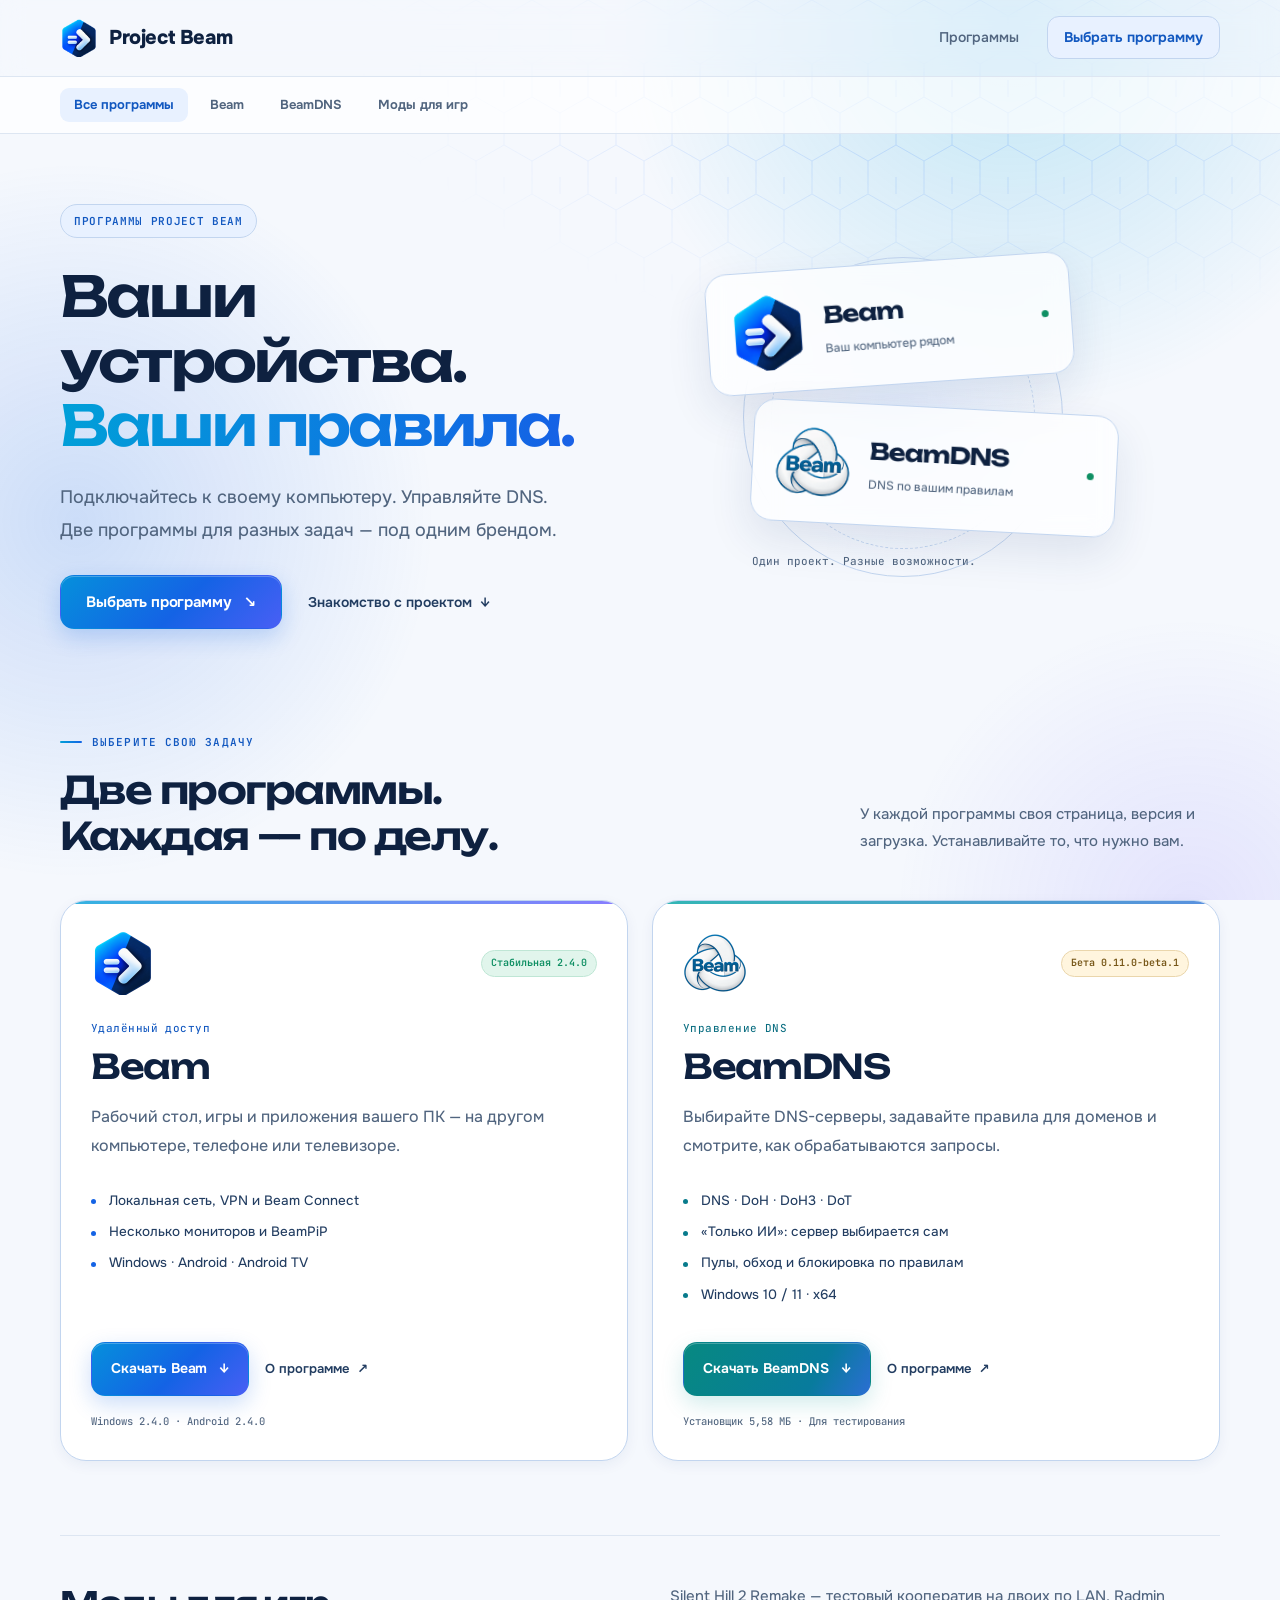
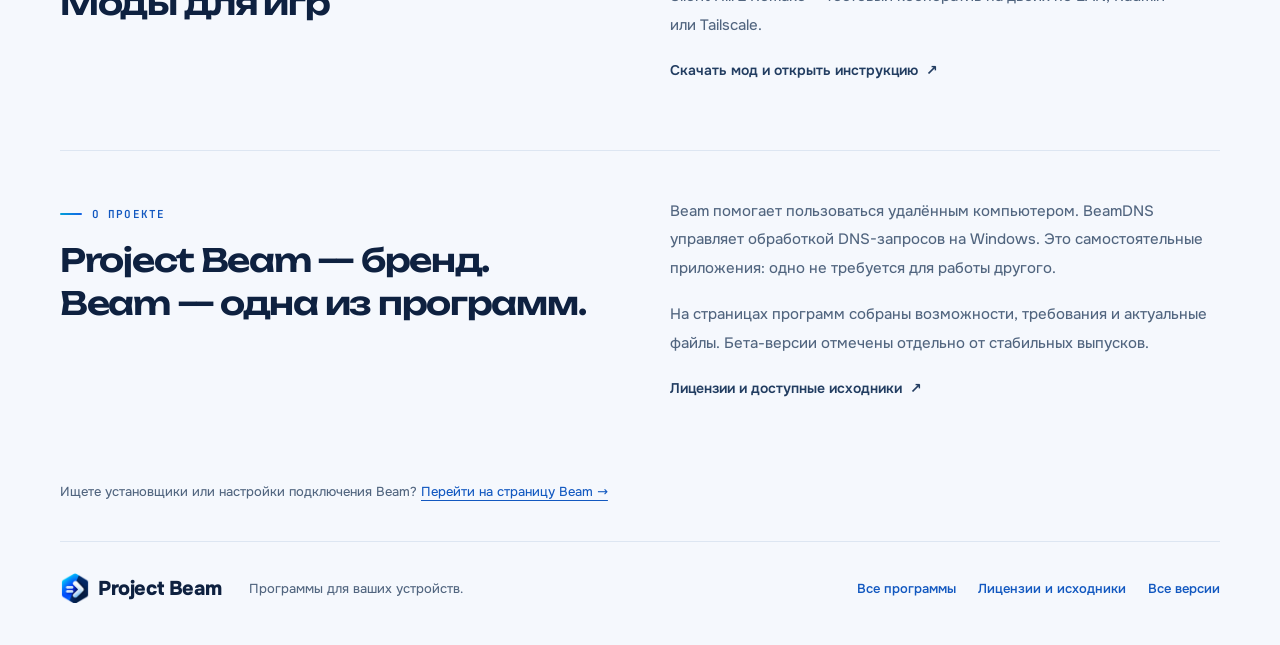
<file: index.html>
<!doctype html>
<html lang="ru"><head><meta charset="utf-8"><meta name="viewport" content="width=device-width,initial-scale=1">
<meta name="color-scheme" content="light dark"><meta name="theme-color" content="#f5f8fd" media="(prefers-color-scheme:light)"><meta name="theme-color" content="#050a17" media="(prefers-color-scheme:dark)">
<title>Project Beam — программы для ваших устройств</title><meta name="description" content="Beam для удалённого доступа и BeamDNS для управления DNS. Программы Project Beam, загрузки для Windows и Android.">
<meta property="og:title" content="Project Beam — программы для ваших устройств"><meta property="og:description" content="Beam для удалённого доступа и BeamDNS для управления DNS. Программы Project Beam, загрузки для Windows и Android."><meta property="og:site_name" content="Project Beam"><meta property="og:type" content="website"><meta property="og:url" content="https://jughodorf.github.io/beam-site/">
<link rel="icon" type="image/png" href="assets/beam.png"><link rel="stylesheet" href="assets/site.css?v=20261029-stable240"><link rel="stylesheet" href="assets/project.css?v=mods-010"><script src="assets/site.js?v=20261029-stable240" defer></script>
</head><body class="project-home"><a class="skip-link" href="#main">Перейти к содержимому</a>
<div class="aurora" aria-hidden="true"><i></i><i></i><i></i></div>
<header class="header"><div class="container nav"><a class="brand" href="./" aria-label="Project Beam — главная"><img src="assets/beam.png" alt="" width="38" height="38"><span>Project Beam</span></a><nav aria-label="Навигация страницы"><a class="nav-secondary" href="./#products">Программы</a><a class="nav-download" href="#products">Выбрать программу</a></nav></div></header><div class="product-bar"><nav class="container product-nav" aria-label="Разделы Project Beam"><a href="./#products" aria-current="page">Все программы</a><a href="beam.html">Beam</a><a href="beamdns.html">BeamDNS</a><a href="mods.html">Моды для игр</a></nav></div>
<main id="main">
<section class="container hub-hero">
 <div><span class="eyebrow">Программы Project Beam</span><h1>Ваши устройства.<br><span class="gradient-text">Ваши правила.</span></h1><p class="hub-lead">Подключайтесь к своему компьютеру. Управляйте DNS. Две программы для разных задач — под одним брендом.</p><div class="hero-actions"><a class="button primary" href="#products">Выбрать программу <span aria-hidden="true">↘</span></a><a class="text-link" href="#about">Знакомство с проектом <span aria-hidden="true">↓</span></a></div></div>
 <div class="hub-art" aria-hidden="true"><div class="hub-ring"></div><div class="hub-app hub-app-beam"><img src="assets/beam.png" width="76" height="76" alt=""><div><strong>Beam</strong><span>Ваш компьютер рядом</span></div><i></i></div><div class="hub-app hub-app-dns"><img src="assets/beamdns/beamdns.png" width="76" height="76" alt=""><div><strong>BeamDNS</strong><span>DNS по вашим правилам</span></div><i></i></div><span class="hub-art-label">Один проект. Разные возможности.</span></div>
</section>
<section class="container product-section" id="products" aria-labelledby="products-title">
 <div class="section-heading"><div><span class="section-kicker">Выберите свою задачу</span><h2 id="products-title">Две программы.<br>Каждая — по делу.</h2></div><p>У каждой программы своя страница, версия и загрузка. Устанавливайте то, что нужно вам.</p></div>
 <div class="product-grid">
  <article class="product-card product-beam" id="beam"><div class="product-card-top"><img src="assets/beam.png" width="64" height="64" alt=""><span class="release-badge stable">Стабильная 2.4.0</span></div><span class="product-category">Удалённый доступ</span><h3>Beam</h3><p>Рабочий стол, игры и приложения вашего ПК — на другом компьютере, телефоне или телевизоре.</p><ul class="product-points"><li>Локальная сеть, VPN и Beam Connect</li><li>Несколько мониторов и BeamPiP</li><li>Windows · Android · Android TV</li></ul><div class="product-actions"><a class="button primary" href="beam.html#beam-installer">Скачать Beam <span aria-hidden="true">↓</span></a><a class="text-link" href="beam.html">О программе <span aria-hidden="true">↗</span></a></div><div class="product-version-note">Windows 2.4.0 · Android 2.4.0</div></article>
  <article class="product-card product-dns" id="beamdns"><div class="product-card-top"><img src="assets/beamdns/beamdns.png" width="64" height="64" alt=""><span class="release-badge beta">Бета 0.11.0-beta.1</span></div><span class="product-category">Управление DNS</span><h3>BeamDNS</h3><p>Выбирайте DNS-серверы, задавайте правила для доменов и смотрите, как обрабатываются запросы.</p><ul class="product-points"><li>DNS · DoH · DoH3 · DoT</li><li>«Только ИИ»: сервер выбирается сам</li><li>Пулы, обход и блокировка по правилам</li><li>Windows 10 / 11 · x64</li></ul><div class="product-actions"><a class="button primary dns-download" data-download="beamdns" href="https://github.com/JughoDorf/beam-site/releases/download/beamdns-v0.11.0-beta.1/BeamDNS-Setup-0.11.0-beta.1-win-x64.exe">Скачать BeamDNS <span aria-hidden="true">↓</span></a><a class="text-link" href="beamdns.html">О программе <span aria-hidden="true">↗</span></a></div><div class="product-version-note">Установщик 5,58 МБ · Для тестирования</div></article>
 </div>
</section>
<section class="container project-about" id="mods" aria-labelledby="mods-title">
 <div><h2 id="mods-title">Моды для игр</h2></div>
 <div><p>Silent Hill 2 Remake — тестовый кооператив на двоих по LAN, Radmin или Tailscale.</p><a class="text-link" href="mods.html">Скачать мод и открыть инструкцию <span aria-hidden="true">↗</span></a></div>
</section>
<section class="container project-about" id="about"><div><span class="section-kicker">О проекте</span><h2>Project Beam — бренд.<br>Beam — одна из программ.</h2></div><div><p>Beam помогает пользоваться удалённым компьютером. BeamDNS управляет обработкой DNS-запросов на Windows. Это самостоятельные приложения: одно не требуется для работы другого.</p><p>На страницах программ собраны возможности, требования и актуальные файлы. Бета-версии отмечены отдельно от стабильных выпусков.</p><a class="text-link" href="sources.html">Лицензии и доступные исходники <span aria-hidden="true">↗</span></a></div></section>
<section class="container project-compat" aria-label="Прежние ссылки Beam"><span id="beam-installer"></span><span id="easytier"></span><span id="downloads"></span><span id="client-update"></span><span id="easytier-setup"></span><span id="separate-installers"></span><span id="setup"></span><span id="features"></span><span id="faq"></span><p>Ищете установщики или настройки подключения Beam? <a href="beam.html#beam-installer">Перейти на страницу Beam →</a></p></section>
</main><footer class="container footer"><a class="brand" href="./"><img src="assets/beam.png" alt="" width="30" height="30"><span>Project Beam</span></a><span class="footer-description">Программы для ваших устройств.</span><div class="footer-links"><a href="./#products">Все программы</a><a href="sources.html">Лицензии и исходники</a><a href="https://github.com/JughoDorf/beam-site/releases">Все версии</a></div></footer><script src="assets/products.js?v=20261029-stable240" defer></script></body></html>
</file>
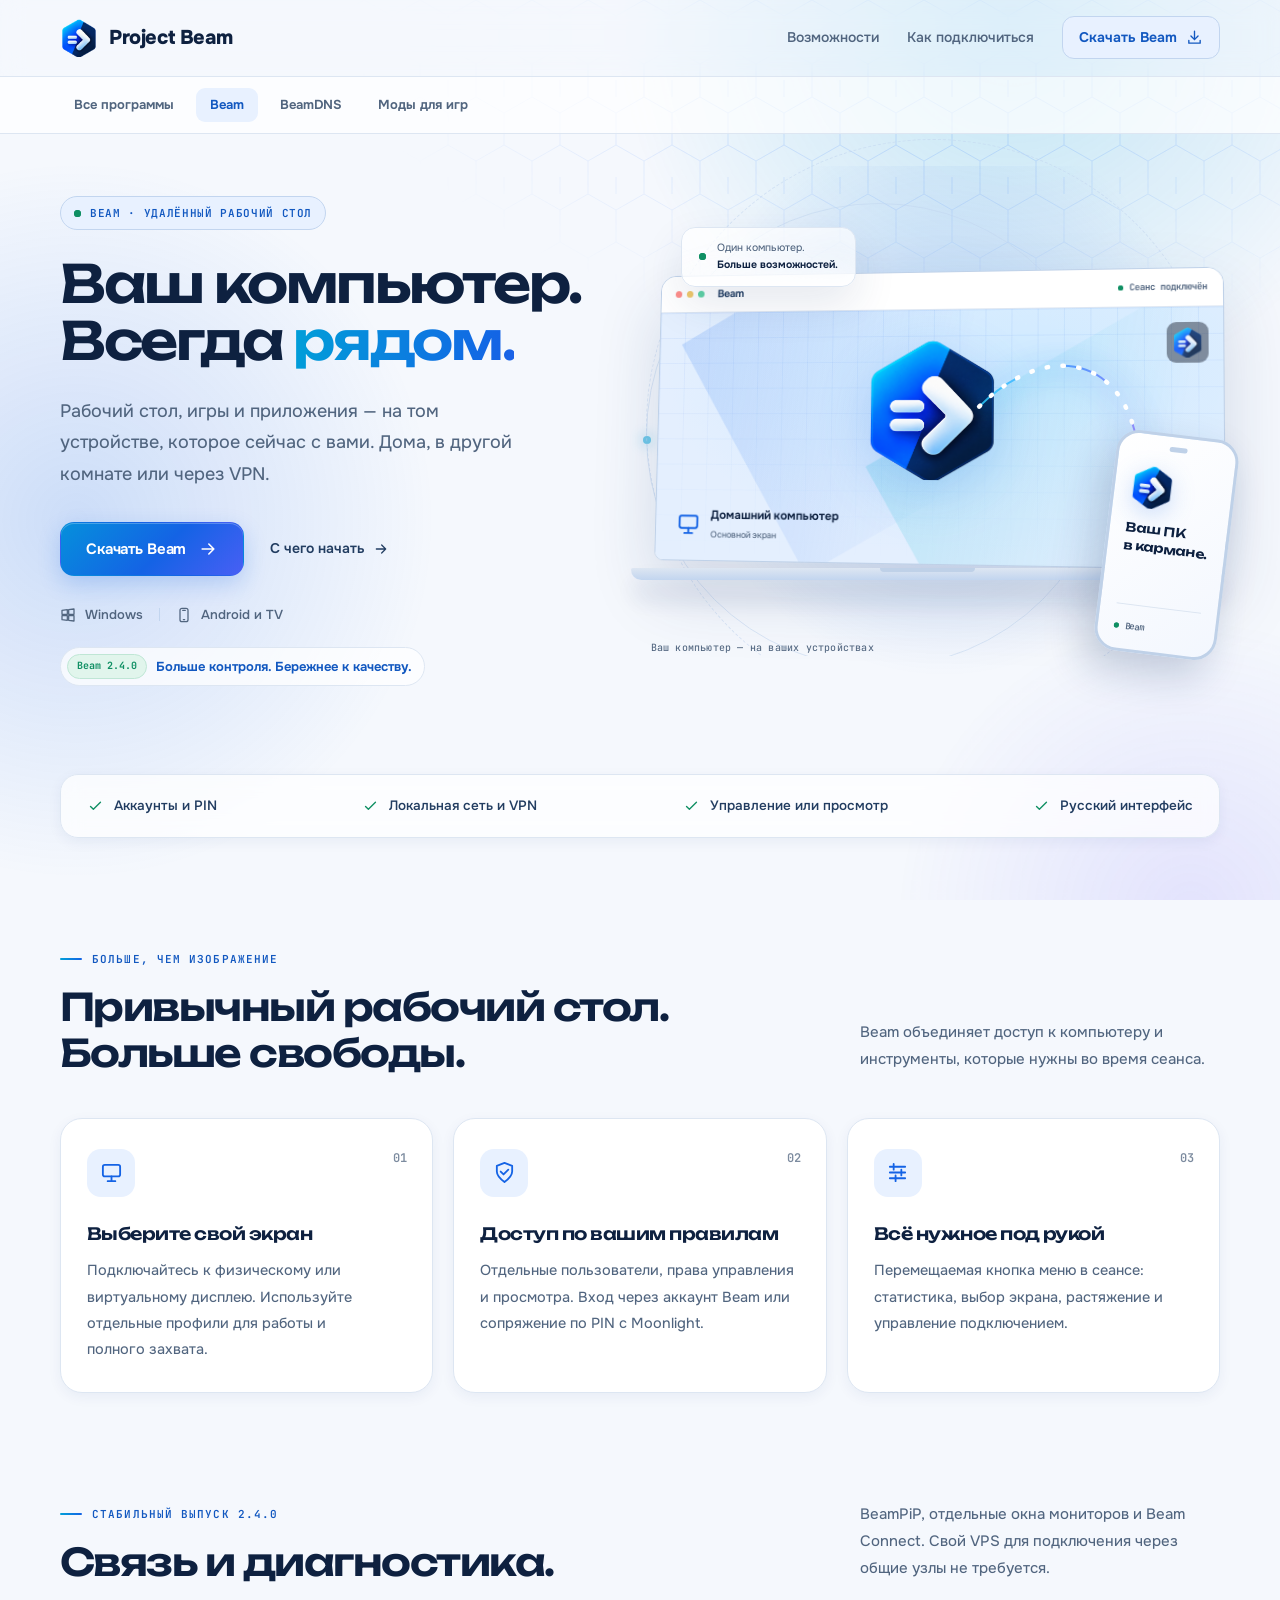
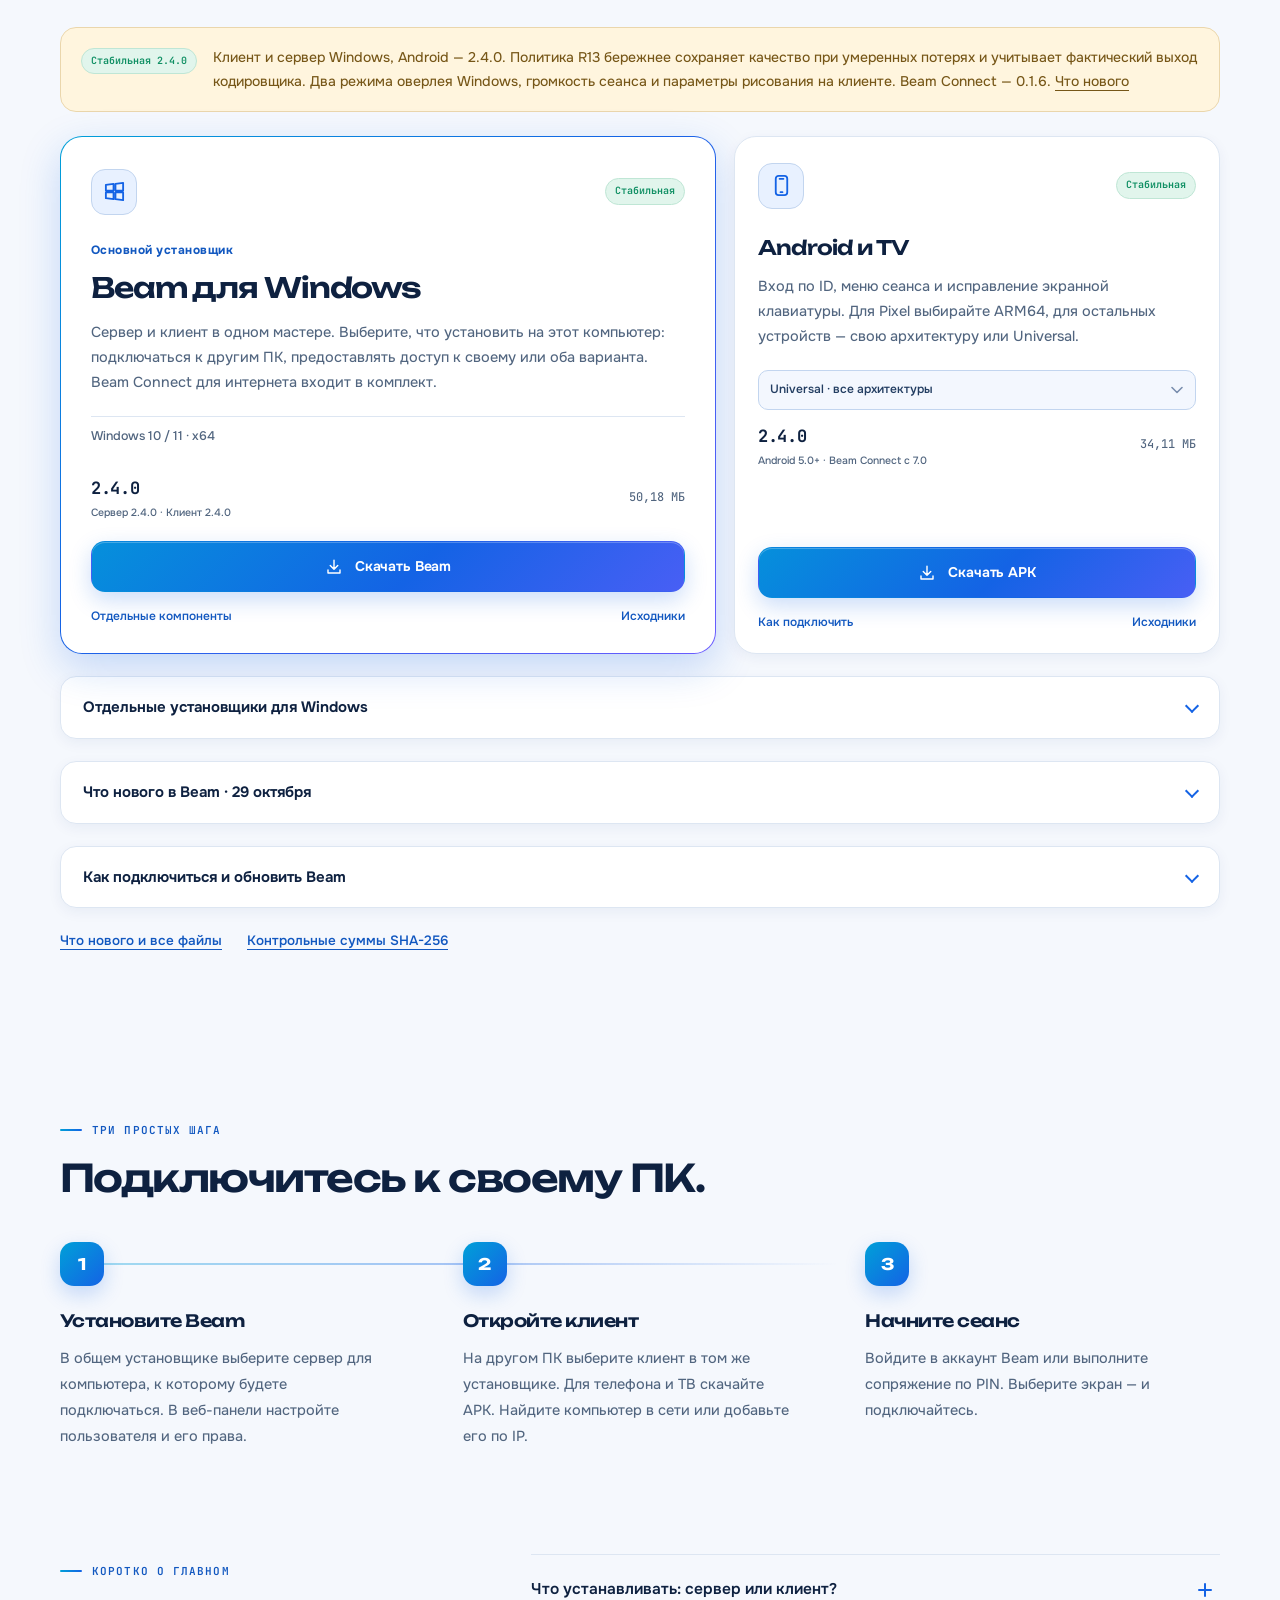
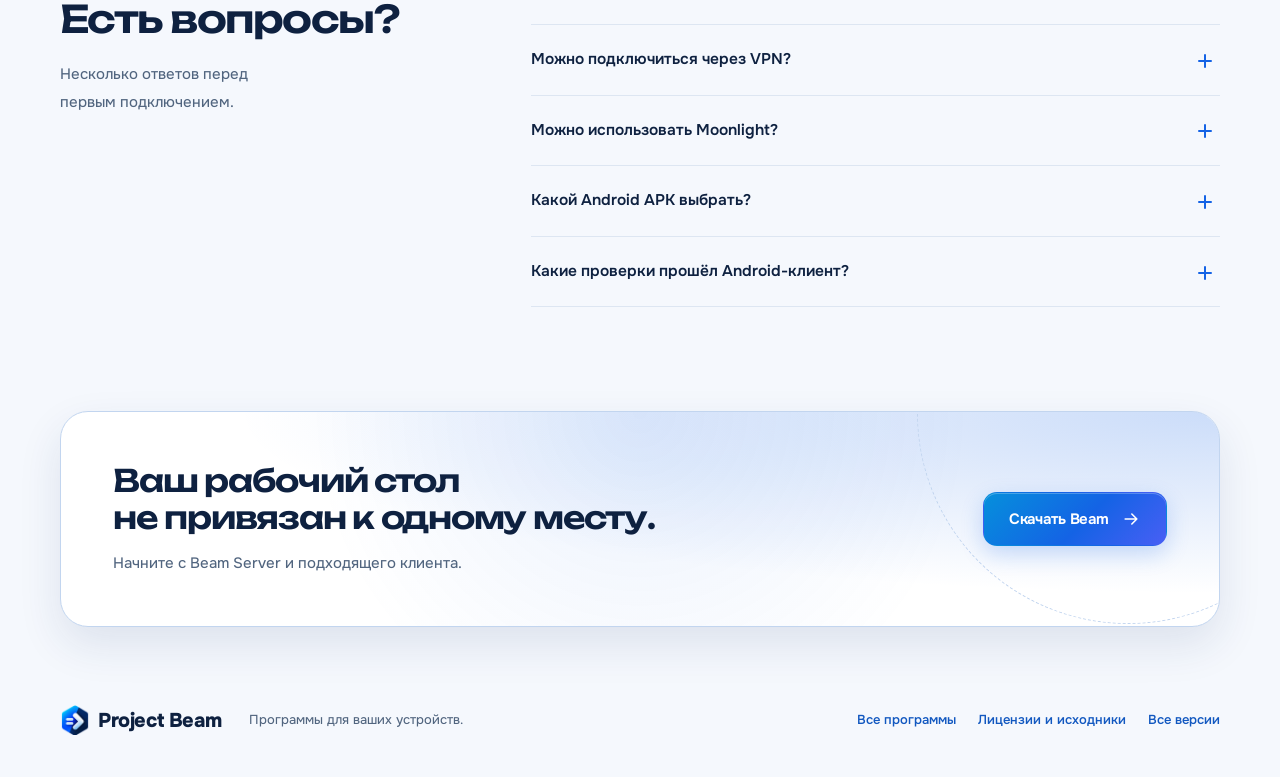
<file: beam.html>
<!doctype html>
<html lang="ru">
<head>
  <meta charset="utf-8">
  <meta name="viewport" content="width=device-width, initial-scale=1">
  <meta name="theme-color" content="#f5f8fd" media="(prefers-color-scheme: light)">
  <meta name="theme-color" content="#050a17" media="(prefers-color-scheme: dark)">
  <meta name="color-scheme" content="light dark">
  <meta name="description" content="Beam — ваш компьютер всегда рядом. Удалённый рабочий стол для Windows, Android и телевизоров. Скачать сервер и клиент Beam.">
  <meta property="og:title" content="Beam — удалённый доступ | Project Beam">
  <meta property="og:site_name" content="Project Beam">
  <meta property="og:description" content="Работайте, играйте и управляйте своим компьютером с другого устройства. Скачать Beam для Windows и Android.">
  <meta property="og:type" content="website">
  <meta property="og:image" content="https://jughodorf.github.io/beam-site/assets/beam.png">
  <meta property="og:url" content="https://jughodorf.github.io/beam-site/beam.html">
  <title>Beam — удалённый доступ | Project Beam</title>
  <link rel="icon" type="image/png" href="assets/beam.png">
  <link rel="preload" href="assets/fonts/unbounded-cyrillic-wght-normal.woff2" as="font" type="font/woff2" crossorigin>
  <link rel="preload" href="assets/fonts/onest-cyrillic-wght-normal.woff2" as="font" type="font/woff2" crossorigin>
  <link rel="stylesheet" href="assets/site.css?v=20261029-stable240">
  <script src="assets/site.js?v=20261029-stable240" defer></script>
  <link rel="stylesheet" href="assets/project.css?v=mods-010">
</head>
<body>
  <a class="skip-link" href="#main">Перейти к содержимому</a>
  <div class="aurora" aria-hidden="true"><i></i><i></i><i></i></div>
  <div class="scroll-progress" aria-hidden="true"></div>
  <svg class="icon-definitions" aria-hidden="true" xmlns="http://www.w3.org/2000/svg">
    <symbol id="arrow" viewBox="0 0 24 24"><path d="M5 12h14m-6-6 6 6-6 6"/></symbol>
    <symbol id="download" viewBox="0 0 24 24"><path d="M12 3v12m-5-5 5 5 5-5M4 16v4h16v-4"/></symbol>
    <symbol id="monitor" viewBox="0 0 24 24"><rect x="3" y="4" width="18" height="12" rx="2"/><path d="M8 21h8m-4-5v5"/></symbol>
    <symbol id="windows" viewBox="0 0 24 24"><path d="m3 5 8-1v7H3zm10-1 8-1v8h-8zM3 13h8v7l-8-1zm10 0h8v8l-8-1z"/></symbol>
    <symbol id="phone" viewBox="0 0 24 24"><rect x="6" y="2" width="12" height="20" rx="3"/><path d="M10 5h4m-3 14h2"/></symbol>
    <symbol id="shield" viewBox="0 0 24 24"><path d="m12 2 8 3v6c0 5-8 11-8 11S4 16 4 11V5z"/><path d="m8 11 3 3 5-5"/></symbol>
    <symbol id="sliders" viewBox="0 0 24 24"><path d="M4 6h16M4 12h16M4 18h16M8 3v6m8 0v6m-6 0v6"/></symbol>
    <symbol id="check" viewBox="0 0 24 24"><path d="m5 12 4 4L19 6"/></symbol>
    <symbol id="copy" viewBox="0 0 24 24"><rect x="8" y="8" width="12" height="13" rx="2"/><path d="M15 8V3H3v13h5"/></symbol>
    <symbol id="github" viewBox="0 0 24 24"><path d="M9 19c-4 1-4-2-6-2m13 5v-4a3.5 3.5 0 0 0-1-2.7c3.3-.4 6.7-1.6 6.7-7.3a5.7 5.7 0 0 0-1.5-4 5.3 5.3 0 0 0-.1-4s-1.3-.4-4.1 1.5a14 14 0 0 0-7 0C5.2-.4 4 .1 4 .1a5.3 5.3 0 0 0-.1 4A5.7 5.7 0 0 0 2.4 8c0 5.7 3.4 6.9 6.7 7.3A3.5 3.5 0 0 0 8 18v4" transform="translate(0 1) scale(.95)"/></symbol>
  </svg>
  <header class="header">
    <div class="container nav">
      <a class="brand" href="./" aria-label="Project Beam — главная"><img src="assets/beam.png" alt="" width="38" height="38"><span>Project Beam</span></a>
      <nav aria-label="Главная навигация">
        <a class="nav-secondary" href="#features">Возможности</a>
        <a class="nav-secondary" href="#setup">Как подключиться</a>
        <a class="nav-download" href="#beam-installer">Скачать Beam <svg class="icon" aria-hidden="true"><use href="#download"/></svg></a>
      </nav>
    </div>
  </header>
  <div class="product-bar"><nav class="container product-nav" aria-label="Разделы Project Beam"><a href="./#products">Все программы</a><a href="beam.html" aria-current="page">Beam</a><a href="beamdns.html">BeamDNS</a><a href="mods.html">Моды для игр</a></nav></div>
  <main id="main">
    <section class="hero container">
      <div class="hero-copy">
        <div class="eyebrow"><span class="live-dot"></span> Beam · Удалённый рабочий стол</div>
        <h1><span class="line"><span>Ваш компьютер.</span></span><span class="line"><span>Всегда <span class="gradient-text">рядом.</span></span></span></h1>
        <p class="hero-description">Рабочий стол, игры и приложения — на том устройстве, которое сейчас с вами. Дома, в другой комнате или через VPN.</p>
        <div class="hero-actions">
          <a class="button primary" href="#beam-installer">Скачать Beam <svg class="icon" aria-hidden="true"><use href="#arrow"/></svg></a>
          <a class="text-link" href="#setup">С чего начать <svg class="icon" aria-hidden="true"><use href="#arrow"/></svg></a>
        </div>
        <div class="hero-platforms"><svg class="icon" aria-hidden="true"><use href="#windows"/></svg><span>Windows</span><span class="separator"></span><svg class="icon" aria-hidden="true"><use href="#phone"/></svg><span>Android и TV</span></div>
        <a class="latest-update" href="#client-update"><span class="update-tag">Beam 2.4.0</span><strong>Больше контроля. Бережнее к качеству.</strong></a>
      </div>
      <div class="hero-visual" aria-label="Иллюстрация: компьютер и телефон подключены к сеансу Beam">
        <div class="visual-glow"></div><div class="orbits"><div class="orbit orbit-one"></div><div class="orbit orbit-two"></div></div>
        <div class="desktop-demo">
          <div class="demo-titlebar"><div class="window-dots"><i></i><i></i><i></i></div><span>Beam</span><span class="demo-connected"><span class="live-dot"></span> Сеанс подключён</span></div>
          <div class="demo-screen">
            <div class="screen-grid"></div><div class="screen-ray ray-one"></div><div class="screen-ray ray-two"></div>
            <img class="screen-logo" src="assets/beam.png" alt="" width="142" height="142">
            <div class="demo-overlay"><img src="assets/beam.png" alt="" width="30" height="30"></div>
            <div class="screen-bottom"><svg class="icon" aria-hidden="true"><use href="#monitor"/></svg><div><strong>Домашний компьютер</strong><span>Основной экран</span></div><span class="mode-pill">Полный захват</span></div>
          </div>
        </div>
        <div class="desktop-foot"></div>
        <svg class="beam-link" viewBox="0 0 100 100" preserveAspectRatio="none" aria-hidden="true" focusable="false"><defs><linearGradient id="beam-gradient" x1="0" y1="0" x2="1" y2="0"><stop offset="0" stop-color="#2fd0ff"/><stop offset=".6" stop-color="#4a8bff"/><stop offset="1" stop-color="#8f7bff"/></linearGradient></defs><path class="beam-glow" d="M58 42C70 26 85 30 86 56"/><path class="beam-core" pathLength="100" d="M58 42C70 26 85 30 86 56"/><path class="beam-packets" pathLength="10" d="M58 42C70 26 85 30 86 56"/></svg>
        <div class="phone-demo"><div class="phone-camera"></div><img src="assets/beam.png" alt="" width="50" height="50"><strong>Ваш ПК<br>в кармане.</strong><div class="phone-screen"><span class="live-dot"></span> Beam</div></div>
        <div class="connection-chip"><span class="live-dot"></span><span>Один компьютер.<br><strong>Больше возможностей.</strong></span></div>
        <div class="visual-caption">Ваш компьютер — на ваших устройствах</div>
      </div>
    </section>
    <div class="container value-strip"><span><svg class="icon" aria-hidden="true"><use href="#check"/></svg> Аккаунты и PIN</span><span><svg class="icon" aria-hidden="true"><use href="#check"/></svg> Локальная сеть и VPN</span><span><svg class="icon" aria-hidden="true"><use href="#check"/></svg> Управление или просмотр</span><span><svg class="icon" aria-hidden="true"><use href="#check"/></svg> Русский интерфейс</span></div>
    <section class="section container" id="features">
      <div class="section-heading"><div><span class="section-kicker">Больше, чем изображение</span><h2>Привычный рабочий стол.<br>Больше свободы.</h2></div><p>Beam объединяет доступ к компьютеру и инструменты, которые нужны во время сеанса.</p></div>
      <div class="feature-grid">
        <article class="feature"><div class="feature-icon"><svg class="icon" aria-hidden="true"><use href="#monitor"/></svg></div><span class="feature-number">01</span><h3>Выберите свой экран</h3><p>Подключайтесь к физическому или виртуальному дисплею. Используйте отдельные профили для работы и полного захвата.</p></article>
        <article class="feature"><div class="feature-icon"><svg class="icon" aria-hidden="true"><use href="#shield"/></svg></div><span class="feature-number">02</span><h3>Доступ по вашим правилам</h3><p>Отдельные пользователи, права управления и просмотра. Вход через аккаунт Beam или сопряжение по PIN с Moonlight.</p></article>
        <article class="feature"><div class="feature-icon"><svg class="icon" aria-hidden="true"><use href="#sliders"/></svg></div><span class="feature-number">03</span><h3>Всё нужное под рукой</h3><p>Перемещаемая кнопка меню в сеансе: статистика, выбор экрана, растяжение и управление подключением.</p></article>
      </div>
    </section>
    <span id="downloads"></span>
    <section class="section container preview-section" id="easytier" aria-labelledby="easytier-title">
      <div class="section-heading"><div><span class="section-kicker">Стабильный выпуск 2.4.0</span><h2 id="easytier-title">Связь и диагностика.</h2></div><p>BeamPiP, отдельные окна мониторов и Beam Connect. Свой VPS для подключения через общие узлы не требуется.</p></div>
      <div class="preview-notice"><span class="release-badge stable">Стабильная 2.4.0</span><p>Клиент и сервер Windows, Android — 2.4.0. Политика R13 бережнее сохраняет качество при умеренных потерях и учитывает фактический выход кодировщика. Два режима оверлея Windows, громкость сеанса и параметры рисования на клиенте. Beam Connect — 0.1.6. <a href="#client-update">Что нового</a></p></div>
      <div class="download-grid main-download-grid">
        <article class="download-card featured main-installer" data-product="setup" id="beam-installer">
          <div class="card-top"><div class="platform-icon"><svg class="icon" aria-hidden="true"><use href="#windows"/></svg></div><span class="release-badge stable">Стабильная</span></div>
          <span class="installer-label">Основной установщик</span>
          <h3>Beam для Windows</h3><p class="card-description">Сервер и клиент в одном мастере. Выберите, что установить на этот компьютер: подключаться к другим ПК, предоставлять доступ к своему или оба варианта. Beam Connect для интернета входит в комплект.</p>
          <div class="compatibility">Windows 10 / 11 · x64</div>
          <div class="version-row"><strong>2.4.0 <small>Сервер 2.4.0 · Клиент 2.4.0</small></strong><span data-size="setup">50,18 МБ</span></div>
          <a class="button primary download-button" data-download="setup" href="https://github.com/JughoDorf/beam-site/releases/download/v2.4.0/BeamSetup-2.4.0.exe"><svg class="icon" aria-hidden="true"><use href="#download"/></svg> Скачать Beam</a>
          <div class="card-links"><a href="#separate-installers">Отдельные компоненты</a><a href="sources.html#easytier">Исходники</a></div>
        </article>
        <article class="download-card android-card" data-product="android">
          <div class="card-top"><div class="platform-icon"><svg class="icon" aria-hidden="true"><use href="#phone"/></svg></div><span class="release-badge stable">Стабильная</span></div>
          <h3>Android и TV</h3><p class="card-description">Вход по ID, меню сеанса и исправление экранной клавиатуры. Для Pixel выбирайте ARM64, для остальных устройств — свою архитектуру или Universal.</p>
          <label class="visually-hidden" for="android-variant">Вариант APK с Beam Connect</label>
          <select id="android-variant"><option value="universal">Universal · все архитектуры</option><option value="arm64">ARM64 · Pixel и 64-битные устройства</option><option value="arm32">ARM32 · 32-битные устройства</option><option value="x86_64">x86_64 · совместимые устройства</option><option value="x86">x86 · совместимые устройства</option></select>
          <div class="version-row"><strong>2.4.0 <small>Android 5.0+ · Beam Connect с 7.0</small></strong><span data-size="android">34,11 МБ</span></div>
          <a class="button primary download-button" data-download="android" href="https://github.com/JughoDorf/beam-site/releases/download/v2.4.0/BeamAndroid-2.4.0-universal.apk"><svg class="icon" aria-hidden="true"><use href="#download"/></svg> Скачать APK</a>
          <div class="card-links"><a href="#easytier-setup">Как подключить</a><a href="sources.html?v=20261029-stable240#easytier">Исходники</a></div>
          <noscript><p class="noscript-note">Без JavaScript доступен Universal APK.</p></noscript>
        </article>
      </div>
      <details class="preview-guide separate-installers" id="separate-installers"><summary>Отдельные установщики для Windows</summary><div class="preview-guide-content"><p>Дополнительные варианты, если нужен только один компонент или модуль. Для обычной установки используйте общий установщик Beam выше.</p><div class="download-grid">
<article class="download-card" data-product="server">
          <div class="card-top"><div class="platform-icon"><svg class="icon" aria-hidden="true"><use href="#monitor"/></svg></div><span class="release-badge stable">Стабильная</span></div>
          <h3>Beam Server</h3><p class="card-description">Независимые потоки мониторов для BeamPiP и отдельных окон. Beam Connect — по выбору в установщике.</p>
          <div class="compatibility">Windows 10 / 11 · x64</div>
          <div class="version-row"><strong>2.4.0</strong><span data-size="server">25,17 МБ</span></div>
          <a class="button secondary download-button" data-download="server" href="https://github.com/JughoDorf/beam-site/releases/download/v2.4.0/BeamServerSetup-2.4.0.exe"><svg class="icon" aria-hidden="true"><use href="#download"/></svg> Скачать сервер</a>
          <div class="card-links"><a href="#easytier-setup">Как подключить</a><a href="sources.html?v=20261029-stable240#easytier">Исходники</a></div>
        </article>
<article class="download-card" data-product="client">
          <div class="card-top"><div class="platform-icon"><svg class="icon" aria-hidden="true"><use href="#windows"/></svg></div><span class="release-badge stable">Стабильная</span></div>
          <h3>Клиент для Windows</h3><p class="card-description">Неошвейцарский стиль и системная светлая/тёмная схема по умолчанию. Адаптивная сетка компьютеров, BeamPiP и отдельные окна мониторов. Прежние ручные темы, настройки и подключения сохраняются.</p>
          <div class="compatibility">Windows 10 / 11 · x64</div>
          <div class="version-row"><strong>2.4.0</strong><span data-size="client">31,88 МБ</span></div>
          <a class="button secondary download-button" data-download="client" href="https://github.com/JughoDorf/beam-site/releases/download/v2.4.0/BeamClientSetup-2.4.0.exe"><svg class="icon" aria-hidden="true"><use href="#download"/></svg> Скачать клиент</a>
          <div class="card-links"><a href="#easytier-setup">Как подключить</a><a href="sources.html?v=20261029-stable240#easytier">Исходники</a></div>
        </article>
<article class="download-card" data-product="module">
          <div class="card-top"><div class="platform-icon"><svg class="icon" aria-hidden="true"><use href="#sliders"/></svg></div><span class="release-badge stable">Стабильная</span></div>
          <h3>Beam Connect</h3><p class="card-description">Для добавления интернет-подключения к уже установленному Beam. В общем установщике он уже есть. Для локальной сети не требуется.</p>
          <div class="compatibility">Windows 10 / 11 · x64</div>
          <div class="version-row"><strong>0.1.6</strong><span data-size="module">8,72 МБ</span></div>
          <a class="button secondary download-button" data-download="module" href="https://github.com/JughoDorf/beam-site/releases/download/v2.2.3/BeamConnectSetup-0.1.6.exe"><svg class="icon" aria-hidden="true"><use href="#download"/></svg> Скачать модуль</a>
          <div class="card-links"><a href="https://github.com/JughoDorf/beam-site/releases/download/v2.2.3/BeamConnect-0.1.6-windows-x64.zip">Переносная версия</a><a href="sources.html#easytier">Исходники</a></div>
        </article>
      </div></div></details>
      <details class="preview-guide" id="client-update"><summary>Что нового в Beam · 29 октября</summary><div class="preview-guide-content">
        <p><strong>Beam 2.4.0 · Сервер, Windows и Android.</strong> Классическая кнопка появляется при подключении; компактная панель вызывается Ctrl+Alt+Shift+B. У панели есть регулировка громкости, авторазмер и отдельные настройки положения. Сервер задаёт только право рисовать, параметры кисти и срок — на клиенте. R13 исправляет чрезмерное снижение качества при умеренных потерях и зависшее восстановление битрейта. Проверки на стенде и короткий тест владельца по LAN/Wi-Fi не гарантируют отсутствие рывков в любой сети.</p>
        <p><strong>Beam 2.3.2 · Общий выпуск для Windows.</strong> Клиент и веб-панель сервера используют неошвейцарский стиль по умолчанию; режим «Автоматически (система)» следует светлой или тёмной схеме ОС. Явно выбранные ручные темы сохраняются. Политика R11 исправляет лишнее снижение битрейта по устаревшей оценке POOR; это точечная правка, а не обещание устранить все задержки и рывки. Android 2.3.0 и Beam Connect 0.1.6 не менялись.</p>
        <p><strong>Beam 2.3.1 · Четыре темы для Windows.</strong> Выберите стиль Beam или неошвейцарский, в светлой или тёмной палитре. Встроенный шрифт Onest, общие цвета меню и настроек, исправленная сетка: два компьютера помещаются рядом. Оформление меняется в «Настройки → Приложение». Сервер, Android и медиатракт в этом выпуске не изменялись.</p>
        <p><strong>Beam 2.3.0 · Восстановление без зависшего ограничения.</strong> Редкие потери больше не удерживают аварийный FPS бесконечно. Пробное повышение подтверждается свежими здоровыми окнами и откатывается при неудаче. Windows-диагностика сохраняет сводку всего сеанса и ревизию серверной политики. Пройдены локальные видеопрогоны и автоматические проверки; отсутствие рывков в любой сети не обещается.</p>
        <p><strong>Beam 2.2.4 · Управление по вашим правилам.</strong> В настройках пользователя два независимых разрешения: «Клавиатура и мышь» и «Геймпад». Зритель может играть с контроллера, если сервер разрешил; мышь, клавиатура и буфер обмена при этом остаются заблокированы. Обновите сервер и клиент Windows или Android до 2.2.4.</p>
        <p><strong>Beam 2.2.3 · Стабильнее Beam ID.</strong> Beam Connect 0.1.6 сохраняет выбранный маршрут, предпочитает прямой UDP и меньше переключается между соединениями с близкой задержкой. Адреса сторонних VPN не используются для построения дополнительного туннеля Beam Connect; обычное подключение по IP через Radmin и другие VPN сохраняется.</p>
        <p><strong>Сохранение качества.</strong> Пресеты кодировщиков, RTP/FEC, звук и очереди сохранены. При перегрузке адаптация временно снижает битрейт и частоту с проверочным восстановлением. Периодический Intra Refresh по умолчанию выключен. Реальные Wi-Fi/VPN-сети и целевые GPU продолжаем проверять.</p>
        <p><strong>Beam 2.2.2 · Project Beam.</strong> Компактные настройки клиента, раздельный выбор разрешения и FPS с информацией о битрейте, приглушённые карточки спящих компьютеров и меню у кнопки действий. Обновлена веб-панель сервера; цвета кнопок следуют выбранной теме. Установщики получили единое оформление.</p>
        <p><strong>Меньше фоновой работы.</strong> Статус сервера разбирается одним проходом; при обнаружении ПК сетевые адаптеры опрашиваются один раз. Диагностика загружает ограниченный конец журнала, пропускает неизменные данные и останавливает загрузку в скрытой вкладке. Кодеки, FPS, звук, FEC и очереди Apollo/Moonlight сохранены.</p>
        <p><strong>Звук на Windows 10.</strong> Исключение выбранного приложения без приглушения игры доступно на обновлённой Windows 10 2004+ и Windows 11. Для более старой Windows 10 добавлена настройка раздельных аудиоустройств. <a href="https://github.com/JughoDorf/beam-site/releases/download/v2.4.0/INSTALL-BEAM-ru.md">Как настроить</a>. Диагностический отчёт теперь сохраняет и первые 30 секунд сеанса.</p>
        <p><strong>Компактнее установка.</strong> Клиент и сервер используют общую установленную копию Beam Connect 0.1.5; прежние профили и пользователи сохраняются.</p>
        <p><strong>Стабильность подключения.</strong> Фоновая проверка кодировщиков завершается перед подготовкой первого сеанса и не запускается после начала подключения. Во время проверки клиент получает последний завершённый список кодеков и возможностей BeamPiP. При обновлении удаляются неиспользуемые библиотеки и изображения прежнего пакета, поэтому уменьшение установленного размера действует и для существующих установок. Исходный медиатракт сохранён.</p>
        <p><strong>Новое в Beam 2.2.1.</strong> Подключение стало быстрее: на тестовом ПК первое подключение после запуска сервера занимает 1,7 с до первого кадра вместо 5,2 с, повторное — 1,7 с вместо 2,2 с. Сервер заранее проверяет кодировщики и больше не задерживает ответ на запуск сеанса проверкой настроек дисплея. Общий установщик стал меньше на 8,8 МБ, Android APK — на 1,4 МБ. Параметры захвата, кодирования, передачи и воспроизведения сохранены. В локальном сравнении на Intel Quick Sync частота кадров и нагрузка остались на уровне 2.2.0; длительную работу на других устройствах ещё проверяем.</p>
        <p><strong>Новое в Beam 2.2.0.</strong> Кнопка «Обновить» и F5 проверяют компьютеры и ищут новые устройства в локальных сетях. Переключатели просмотра, растяжения, BeamPiP и звука подстраиваются под размер окна. Уменьшены фоновые пробуждения потоков опроса. Серверные кнопки используют цвета выбранной темы; тихие пользователи не вызывают уведомлений о PIN-сопряжении.</p>
        <p><strong>Клавиатура Android 2.2.0.</strong> Исправлен показ системной клавиатуры из меню Beam после возврата фокуса в сеанс. Проверены ввод русского текста и эмодзи, удаление и отмена старого ввода. APK подписан прежним ключом; устанавливайте поверх существующего Beam. Автоматические проверки API 23/36 пройдены; показ Gboard на реальном Pixel ещё требуется проверить.</p>
        <p><strong>Android 2.2.0.</strong> Введите девятизначный Beam ID в «+» на главном экране: приложение подключит EasyTier и откроет обычный вход Beam. ID сохраняется в карточке компьютера. Переключатель «Звук» задаёт звук до подключения; новое меню сеанса поддерживает сенсор, мышь и пульт. Вход по ID и EasyTier требуют Android 7.0+, обычное подключение — Android 5.0+. Обновление сохраняет подпись, профили и настройки. Локальная сборка и автоматические проверки пройдены; живые сеансы на Pixel и ТВ ещё проверяем.</p>
        <p><strong>Единая версия 2.2.0 для сервера, Windows и Android.</strong> Все приложения Beam теперь используют общий номер версии. </p>
        <p><strong>Основной установщик Windows.</strong> Общий Beam 2.2.0 содержит сервер 2.2.0 и клиент 2.2.0. Отдельные установщики доступны в разделе дополнительных компонентов. В комплект включены обновлённые Windows-клиент и сервер.</p>
        <p><strong>Windows Client 2.2.0, Server 2.2.0 и модуль 0.1.4.</strong> Подключение по девятизначному Beam ID с существующими аккаунтами, включая user/admin: прежние пароли, права и тихий режим сохраняются. Компонент EasyTier теперь есть и в установщике клиента. Исправлена проверка повторно используемой сети и уменьшен фоновый опрос статуса.</p>
        <p><strong>Каталог узлов.</strong> Сохраняется последний корректный список. Встроены шесть адресов; при настройке используется до восьми. Каталог допускает до 256 записей, но все они автоматически не перебираются. Общие узлы не гарантируют доступность или скорость.</p>
        <p><strong>Новое в клиенте 2.1.7.</strong> Кнопка Beam — светлая полупрозрачная плитка. Меню открывается рядом: иконки, горячие клавиши, боковые разделы «Экраны» и «BeamPiP». Звук, просмотр, полноэкранный режим и статистика доступны сразу. В маленьком окне меню занимает одну панель. Миниатюра BeamPiP следует за окном сеанса во время перемещения и изменения размера.</p>
        <p><strong>BeamPiP и отдельные окна.</strong> Миниатюра привязывается к углам, меняет размер за любой угол и становится непрозрачной при наведении. Вспомогательные окна не воспроизводят второй звук и не вызывают уведомления о каждом переподключении; отдельное окно можно перемещать.</p>
        <p><strong>Звук до подключения.</strong> На главном экране можно заранее выключить звук сеанса. В сервере появился выбор приложения, звук которого исключается из трансляции, например Beam при встречных сеансах или Discord. Фильтр требует Windows 11, исключает одно приложение и включается отдельно; запуск приложения определяется примерно за секунду. На Windows 10 при встречных сеансах выключите звук в одном направлении.</p>
        <p><strong>Веб-панель сервера.</strong> Обновлены страницы, русские тексты и мобильная компоновка. В настройках видны несохранённые изменения и причина отказа сервера; журнал не обновляется в скрытой вкладке.</p>
        <p>Зависание удалённого ПК при встречных сеансах пока не воспроизведено и не считается устранённым. Перед встречным подключением настройте исключение Beam.exe из передаваемого звука, чтобы разорвать звуковую петлю.</p>
        <p><strong>BeamPiP.</strong> Второй физический монитор удалённого ПК показывается в перемещаемой миниатюре поверх сеанса. Нажатие меняет экраны местами, размер меняется за угол, миниатюру можно вынести в отдельное окно или закрыть. Включается перед подключением или в меню кнопки Beam. Миниатюра идёт отдельным потоком 960×540, 30 FPS, без звука и управления; основной поток сохраняет ваши разрешение, FPS и битрейт.</p>
        <p><strong>Отдельные окна мониторов.</strong> Каждый физический монитор можно открыть в своём окне; смена экрана в одном окне не трогает остальные. Права доступа к экранам проверяются для каждого окна.</p>
        <p><strong>Меню сеанса и переключение.</strong> Боковые разделы «Экраны» и «BeamPiP», основные действия в корне меню. Быстрые повторные выборы монитора больше не теряются. Буфер обмена не задерживает сеанс. Окно EasyTier не опрашивает диск, пока закрыто.</p>
        <p><strong>Исправление в клиенте 2.1.3.</strong> Выбранное разрешение и FPS снова видны на главной странице при любом поддерживаемом размере окна. Если места мало, строка переносится. Это параметры следующего подключения; фактический FPS доступен в статистике сеанса.</p>
        <p><strong>Быстрее подключение.</strong> Beam запоминает проверку декодера и звука для вашей системы: повторное подключение на тестовом ПК — 2,1 с вместо 2,8 с до первого кадра, при той же картинке и том же FPS. После обновления драйвера, смены монитора или звукового устройства проверка выполняется заново.</p>
        <p>Актуальный комплект: сервер и клиенты Windows/Android 2.4.0, Beam Connect 0.1.6 для Windows. Подробности проверок и ограничения приведены в заметках выпуска.</p>
      </div></details>
      <details class="preview-guide" id="easytier-setup"><summary>Как подключиться и обновить Beam</summary><div class="preview-guide-content">
        <p><strong>Перед обновлением Windows завершите сеанс и отключите Beam Connect на обновляемом ПК.</strong> Установите Beam 2.4.0 поверх прежней версии и выберите нужные компоненты. Обновите сервер и клиент. Если уже установлена тестовая 2.4.0, запустите окончательный установщик вручную. Пользователей, компьютеры и профили удалять не требуется. Android обновляется APK с прежним сертификатом.</p>
        <ol><li><strong>Подготовьте сервер.</strong> В установщике отметьте «Интернет через Beam Connect». В веб-панели «Интернет» нажмите «Создать сеть»: Beam подберёт доступные узлы с наименьшей измеренной задержкой, сохранит настройки и включит Beam Connect.</li><li><strong>Вход по ID.</strong> Передайте девятизначный ID из раздела «Интернет» сервера. В клиенте нажмите «Добавить компьютер», введите ID и затем обычные логин и пароль Beam. Android 2.3.0 также принимает ID в «+» на главном экране (Android 7.0+).</li><li><strong>Либо используйте приглашение.</strong> Для Android или входа без ID нажмите «Скопировать ссылку» в веб-панели и импортируйте приглашение в настройках клиента «Интернет через Beam Connect». При входе по ID на Windows или Android 2.3.0 этот шаг пропускается.</li><li><strong>Подключите сеть.</strong> На Windows выберите компонент Beam Connect в установщике; на Android он уже встроен. Подтвердите системное разрешение на создание адаптера или VPN.</li><li><strong>Начните сеанс.</strong> Дождитесь маршрута, нажмите «Добавить сервер в Beam» и используйте обычный вход или PIN-сопряжение.</li></ol>
        <p>Общие узлы помогают устройствам найти друг друга. По возможности соединение идёт напрямую; иначе доступность и скорость зависят от ретранслятора. Android допускает один VPN в профиле. После смены сети может потребоваться повторное подключение. Приглашение храните в секрете.</p>
        <p><strong>Ограничение ID.</strong> ID публичный, и ключ сети выводится из него. Знающий ID может присоединиться к туннелю; пароль Beam защищает вход в сеанс, но остаётся риск вмешательства в DHCP/маршруты и отказа в обслуживании. Используйте уникальные пароли. Для закрытой группы выбирайте секретное приглашение.</p>
        <p><strong>Moonlight и iPhone.</strong> В веб-панели скачайте конфигурацию для отдельного приложения EasyTier, импортируйте её и добавьте VPN-адрес сервера в Moonlight. Первое сопряжение iPhone рекомендуется выполнить в домашней сети; работа на физическом iPhone ещё проверяется.</p>
        <div class="preview-links"><a href="https://github.com/JughoDorf/beam-site/releases/download/v2.4.0/INSTALL-BEAM-ru.md">Полная инструкция</a><a href="https://github.com/JughoDorf/beam-site/releases/download/v2.2.3/BeamConnect-0.1.6-windows-x64.zip">Модуль для переносной версии</a></div>
      </div></details>
      <div class="preview-links"><a href="https://github.com/JughoDorf/beam-site/releases/tag/v2.4.0">Что нового и все файлы</a><a href="https://github.com/JughoDorf/beam-site/releases/download/v2.4.0/SHA256SUMS.txt">Контрольные суммы SHA-256</a></div>
    </section>
    <section class="section container" id="setup">
      <div class="section-heading"><div><span class="section-kicker">Три простых шага</span><h2>Подключитесь к своему ПК.</h2></div></div>
      <ol class="setup-grid">
        <li><span class="step-number">1</span><h3>Установите Beam</h3><p>В общем установщике выберите сервер для компьютера, к которому будете подключаться. В веб-панели настройте пользователя и его права.</p></li>
        <li><span class="step-number">2</span><h3>Откройте клиент</h3><p>На другом ПК выберите клиент в том же установщике. Для телефона и ТВ скачайте APK. Найдите компьютер в сети или добавьте его по IP.</p></li>
        <li><span class="step-number">3</span><h3>Начните сеанс</h3><p>Войдите в аккаунт Beam или выполните сопряжение по PIN. Выберите экран — и подключайтесь.</p></li>
      </ol>
    </section>
    <section class="faq-section container" id="faq">
      <div><span class="section-kicker">Коротко о главном</span><h2>Есть вопросы?</h2><p>Несколько ответов перед<br>первым подключением.</p></div>
      <div class="faq-list">
        <details><summary>Что устанавливать: сервер или клиент?</summary><p>Общий установщик Beam позволяет выбрать сервер, клиент или оба компонента. Сервер нужен компьютеру, чей экран вы хотите видеть, а клиент — устройству, с которого будете подключаться. Отдельные установщики доступны в дополнительном разделе.</p></details>
        <details><summary>Можно подключиться через VPN?</summary><p>Да, когда между устройствами есть сетевой доступ. Если сервер не появился автоматически, добавьте его по IP. Для автоматического обнаружения между подсетями может потребоваться ретрансляция mDNS на роутере.</p></details>
        <details><summary>Можно использовать Moonlight?</summary><p>Да. В сервере Beam включите поддержку Moonlight. В разделе «Пользователи → Сопряжение по PIN» введите PIN клиента и выберите пользователя, чьи права получит устройство.</p></details>
        <details><summary>Какой Android APK выбрать?</summary><p>Если не знаете архитектуру устройства, выбирайте Universal. ARM64 занимает меньше места и подходит 64-битным ARM-устройствам, включая Pixel 10. Для ARM32 есть отдельный APK. Минимальная версия в манифесте — Android 5.0; работа на каждом конкретном устройстве зависит от его декодера и возможностей системы.</p></details>
        <details><summary>Какие проверки прошёл Android-клиент?</summary><p>Версия 2.3.0 прошла локальную release-сборку и 51 автоматическую JVM-проверку (одна пропущена, ошибок нет); изменения 2.2.0 включают шесть проверок клавиатуры на моделях Android 6 и 16. Ранее интерфейс и совместимость базового клиента проверялись на эмуляторах Android 5.0, Android 7.0 и Android TV, сеть ID — с Windows на локальном стенде. Подпись APK сохранена. Показ Gboard, живое подключение по ID через интернет и длительные сеансы на Pixel и физических ТВ ещё требуют проверки.</p></details>
      </div>
    </section>
    <section class="closing container"><div><h2>Ваш рабочий стол<br>не привязан к одному месту.</h2><p>Начните с Beam Server и подходящего клиента.</p></div><a class="button primary" href="#beam-installer">Скачать Beam <svg class="icon" aria-hidden="true"><use href="#arrow"/></svg></a></section>
  </main>
<footer class="container footer"><a class="brand" href="./"><img src="assets/beam.png" alt="" width="30" height="30"><span>Project Beam</span></a><span class="footer-description">Программы для ваших устройств.</span><div class="footer-links"><a href="./#products">Все программы</a><a href="sources.html">Лицензии и исходники</a><a href="https://github.com/JughoDorf/beam-site/releases">Все версии</a></div></footer>
</body>
</html>
</file>
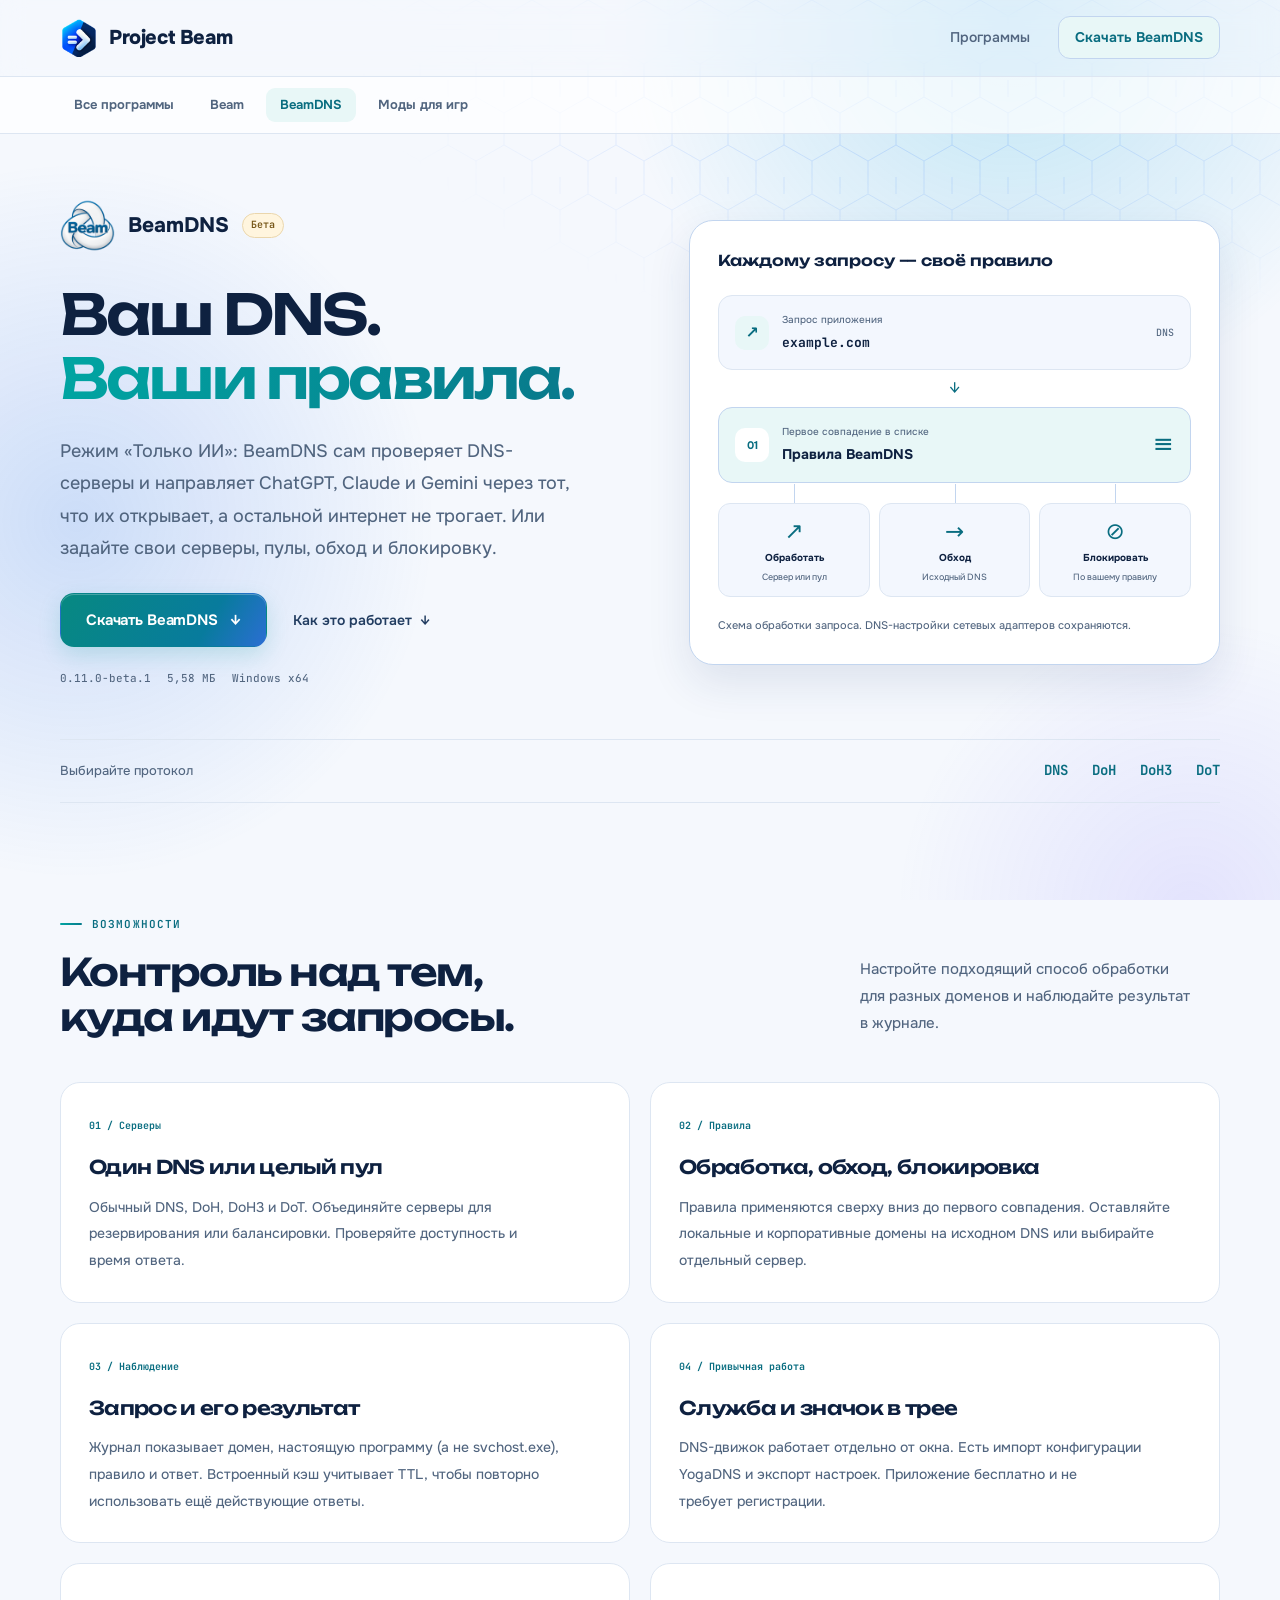
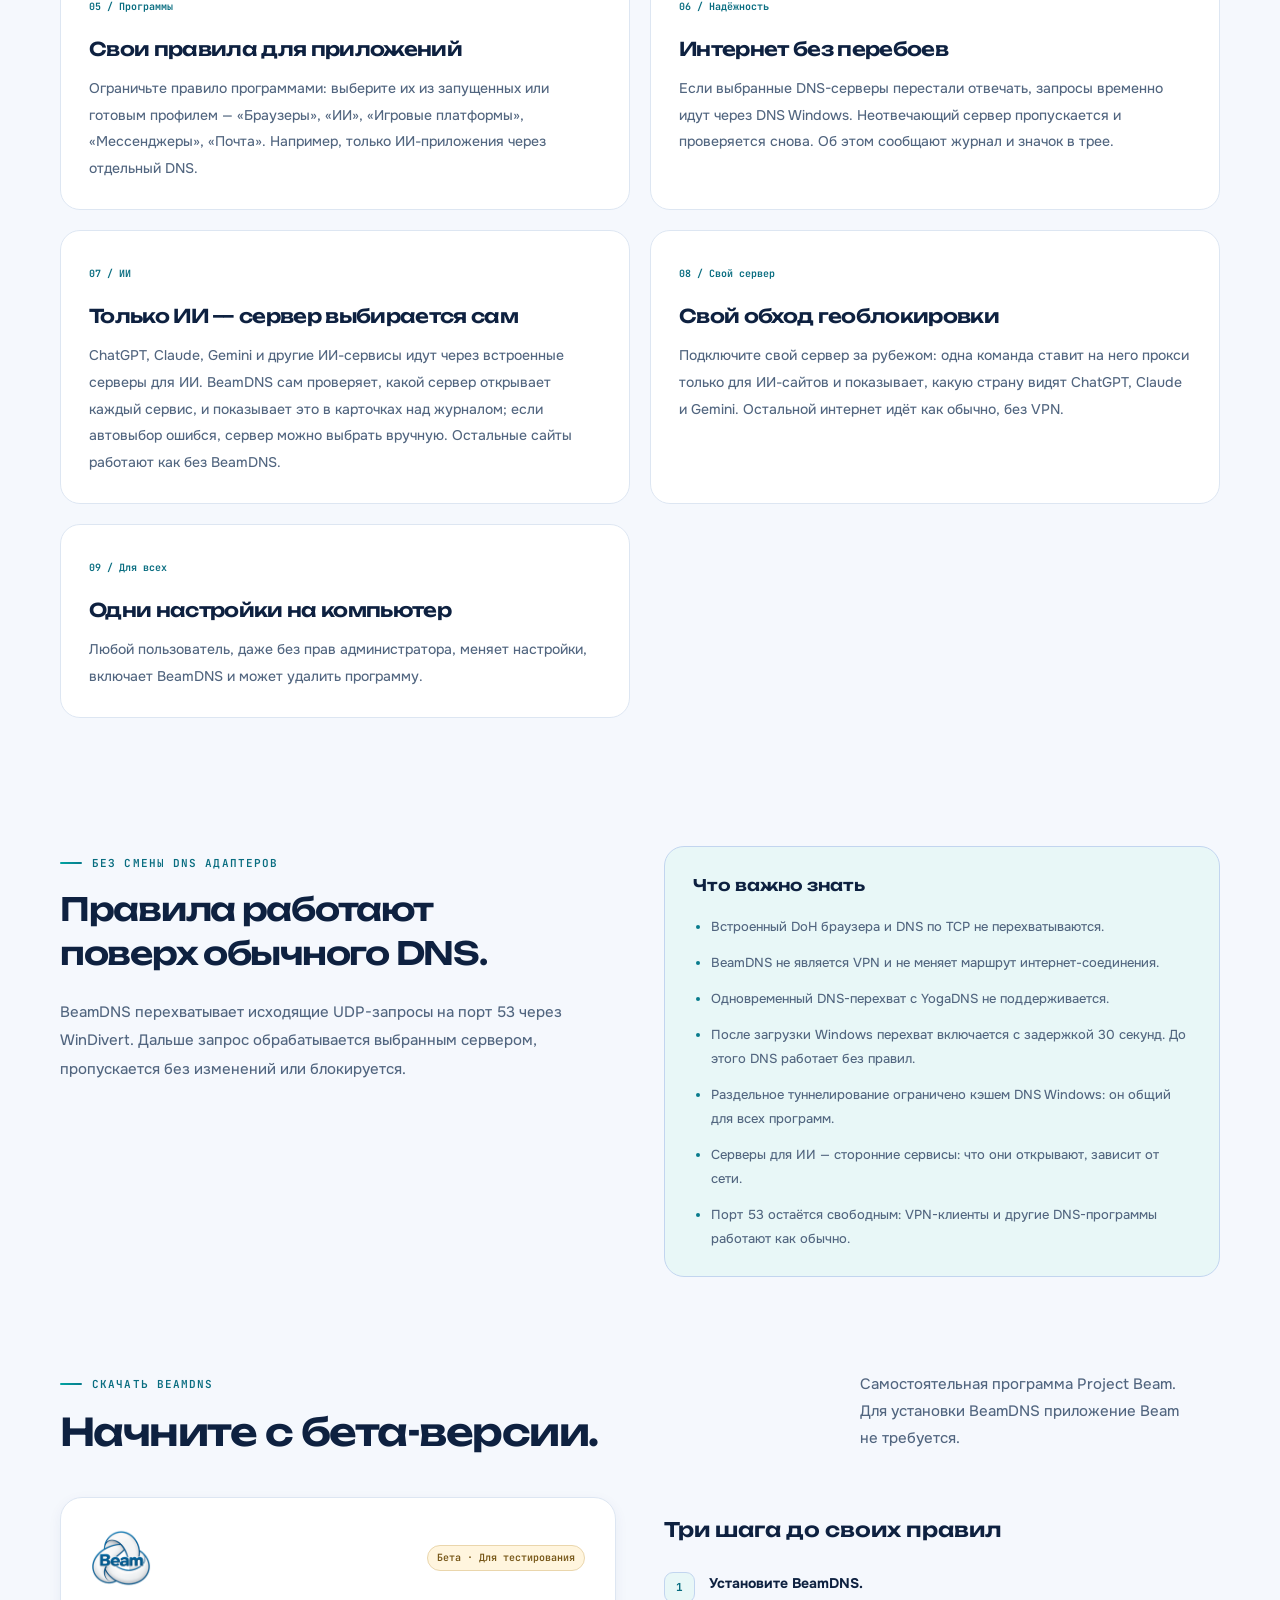
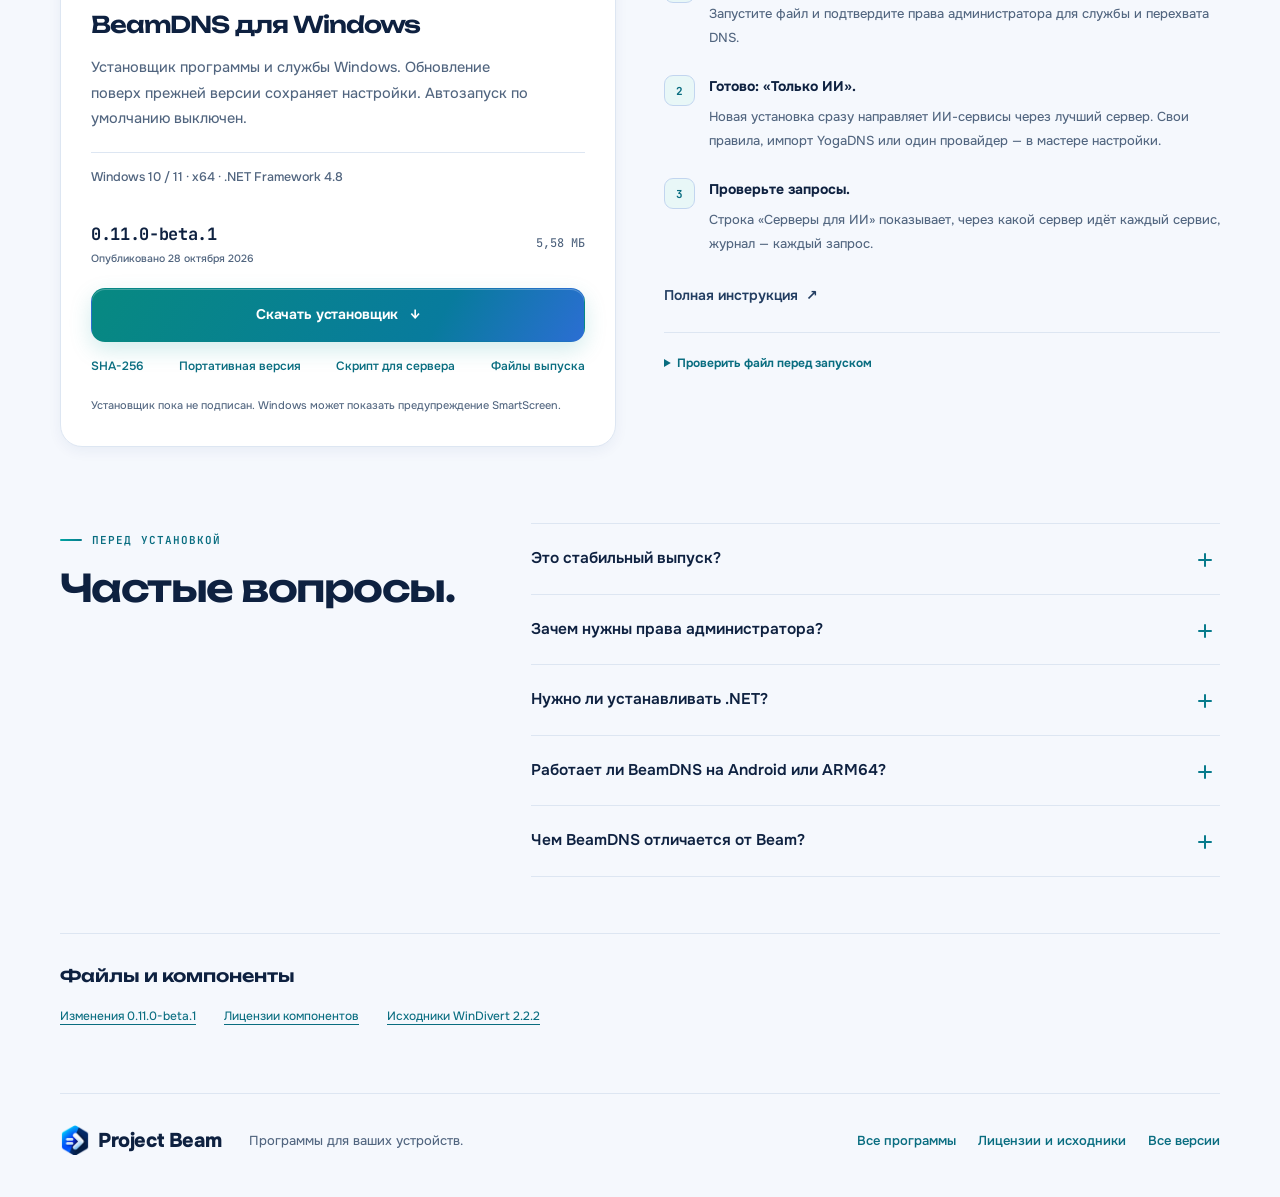
<file: beamdns.html>
<!doctype html>
<html lang="ru"><head><meta charset="utf-8"><meta name="viewport" content="width=device-width,initial-scale=1">
<meta name="color-scheme" content="light dark"><meta name="theme-color" content="#f5f8fd" media="(prefers-color-scheme:light)"><meta name="theme-color" content="#050a17" media="(prefers-color-scheme:dark)">
<title>BeamDNS — DNS по вашим правилам | Project Beam</title><meta name="description" content="DNS-менеджер для Windows: режим «Только ИИ» с автовыбором сервера, DNS, DoH, DoH3, DoT, пулы, правила и журнал запросов. Скачать BeamDNS 0.11.0-beta.1.">
<meta property="og:title" content="BeamDNS — DNS по вашим правилам | Project Beam"><meta property="og:description" content="DNS-менеджер для Windows: режим «Только ИИ» с автовыбором сервера, DNS, DoH, DoH3, DoT, пулы, правила и журнал запросов. Скачать BeamDNS 0.11.0-beta.1."><meta property="og:site_name" content="Project Beam"><meta property="og:type" content="website"><meta property="og:url" content="https://jughodorf.github.io/beam-site/beamdns.html">
<link rel="icon" type="image/png" href="assets/beamdns/beamdns.png"><link rel="stylesheet" href="assets/site.css?v=20261026-stable230"><link rel="stylesheet" href="assets/project.css?v=mods-010"><script src="assets/site.js?v=20261026-stable230" defer></script>
</head><body class="dns-page"><a class="skip-link" href="#main">Перейти к содержимому</a>
<div class="aurora" aria-hidden="true"><i></i><i></i><i></i></div>
<header class="header"><div class="container nav"><a class="brand" href="./" aria-label="Project Beam — главная"><img src="assets/beam.png" alt="" width="38" height="38"><span>Project Beam</span></a><nav aria-label="Навигация страницы"><a class="nav-secondary" href="./#products">Программы</a><a class="nav-download" href="#download">Скачать BeamDNS</a></nav></div></header><div class="product-bar"><nav class="container product-nav" aria-label="Разделы Project Beam"><a href="./#products">Все программы</a><a href="beam.html">Beam</a><a href="beamdns.html" aria-current="page">BeamDNS</a><a href="mods.html">Моды для игр</a></nav></div>
<main id="main">
 <section class="container dns-hero"><div class="dns-hero-copy"><div class="dns-product-title"><img src="assets/beamdns/beamdns.png" width="55" height="55" alt=""><span>BeamDNS</span><span class="release-badge beta">Бета</span></div><h1>Ваш DNS.<br><span class="gradient-text">Ваши правила.</span></h1><p class="hub-lead">Режим «Только ИИ»: BeamDNS сам проверяет DNS-серверы и направляет ChatGPT, Claude и Gemini через тот, что их открывает, а остальной интернет не трогает. Или задайте свои серверы, пулы, обход и блокировку.</p><div class="hero-actions"><a class="button primary dns-download" data-download="beamdns" href="https://github.com/JughoDorf/beam-site/releases/download/beamdns-v0.11.0-beta.1/BeamDNS-Setup-0.11.0-beta.1-win-x64.exe">Скачать BeamDNS <span aria-hidden="true">↓</span></a><a class="text-link" href="#how-it-works">Как это работает <span aria-hidden="true">↓</span></a></div><div class="dns-hero-meta"><span>0.11.0-beta.1</span><span>5,58 МБ</span><span>Windows x64</span></div></div>
 <figure class="dns-flow"><figcaption>Каждому запросу — своё правило</figcaption><div class="flow-query"><span class="flow-icon" aria-hidden="true">↗</span><div><small>Запрос приложения</small><strong>example.com</strong></div><span class="flow-protocol">DNS</span></div><div class="flow-connector" aria-hidden="true">↓</div><div class="flow-rule"><span class="flow-step">01</span><div><small>Первое совпадение в списке</small><strong>Правила BeamDNS</strong></div><span aria-hidden="true">≡</span></div><div class="flow-branches"><div class="flow-branch"><span aria-hidden="true">↗</span><strong>Обработать</strong><small>Сервер или пул</small></div><div class="flow-branch"><span aria-hidden="true">→</span><strong>Обход</strong><small>Исходный DNS</small></div><div class="flow-branch"><span aria-hidden="true">⊘</span><strong>Блокировать</strong><small>По вашему правилу</small></div></div><p class="flow-caption">Схема обработки запроса. DNS-настройки сетевых адаптеров сохраняются.</p></figure>
 </section>
 <div class="container dns-protocols" aria-label="Поддерживаемые протоколы"><span>Выбирайте протокол</span><strong>DNS</strong><strong>DoH</strong><strong>DoH3</strong><strong>DoT</strong></div>
 <section class="section container" id="capabilities"><div class="section-heading"><div><span class="section-kicker">Возможности</span><h2>Контроль над тем,<br>куда идут запросы.</h2></div><p>Настройте подходящий способ обработки для разных доменов и наблюдайте результат в журнале.</p></div><div class="dns-feature-grid">
  <article class="dns-feature"><span class="dns-feature-number">01 / Серверы</span><h3>Один DNS или целый пул</h3><p>Обычный DNS, DoH, DoH3 и DoT. Объединяйте серверы для резервирования или балансировки. Проверяйте доступность и время ответа.</p></article>
  <article class="dns-feature"><span class="dns-feature-number">02 / Правила</span><h3>Обработка, обход, блокировка</h3><p>Правила применяются сверху вниз до первого совпадения. Оставляйте локальные и корпоративные домены на исходном DNS или выбирайте отдельный сервер.</p></article>
  <article class="dns-feature"><span class="dns-feature-number">03 / Наблюдение</span><h3>Запрос и его результат</h3><p>Журнал показывает домен, настоящую программу (а не svchost.exe), правило и ответ. Встроенный кэш учитывает TTL, чтобы повторно использовать ещё действующие ответы.</p></article>
  <article class="dns-feature"><span class="dns-feature-number">04 / Привычная работа</span><h3>Служба и значок в трее</h3><p>DNS-движок работает отдельно от окна. Есть импорт конфигурации YogaDNS и экспорт настроек. Приложение бесплатно и не требует регистрации.</p></article>
  <article class="dns-feature"><span class="dns-feature-number">05 / Программы</span><h3>Свои правила для приложений</h3><p>Ограничьте правило программами: выберите их из запущенных или готовым профилем — «Браузеры», «ИИ», «Игровые платформы», «Мессенджеры», «Почта». Например, только ИИ-приложения через отдельный DNS.</p></article>
  <article class="dns-feature"><span class="dns-feature-number">06 / Надёжность</span><h3>Интернет без перебоев</h3><p>Если выбранные DNS-серверы перестали отвечать, запросы временно идут через DNS Windows. Неотвечающий сервер пропускается и проверяется снова. Об этом сообщают журнал и значок в трее.</p></article>
  <article class="dns-feature"><span class="dns-feature-number">07 / ИИ</span><h3>Только ИИ — сервер выбирается сам</h3><p>ChatGPT, Claude, Gemini и другие ИИ-сервисы идут через встроенные серверы для ИИ. BeamDNS сам проверяет, какой сервер открывает каждый сервис, и показывает это в карточках над журналом; если автовыбор ошибся, сервер можно выбрать вручную. Остальные сайты работают как без BeamDNS.</p></article>
  <article class="dns-feature"><span class="dns-feature-number">08 / Свой сервер</span><h3>Свой обход геоблокировки</h3><p>Подключите свой сервер за рубежом: одна команда ставит на него прокси только для ИИ-сайтов и показывает, какую страну видят ChatGPT, Claude и Gemini. Остальной интернет идёт как обычно, без VPN.</p></article>
  <article class="dns-feature"><span class="dns-feature-number">09 / Для всех</span><h3>Одни настройки на компьютер</h3><p>Любой пользователь, даже без прав администратора, меняет настройки, включает BeamDNS и может удалить программу.</p></article>
 </div></section>
 <section class="container dns-how" id="how-it-works"><div><span class="section-kicker">Без смены DNS адаптеров</span><h2>Правила работают<br>поверх обычного DNS.</h2><p>BeamDNS перехватывает исходящие UDP-запросы на порт 53 через WinDivert. Дальше запрос обрабатывается выбранным сервером, пропускается без изменений или блокируется.</p></div><div class="dns-boundary"><h3>Что важно знать</h3><ul><li>Встроенный DoH браузера и DNS по TCP не перехватываются.</li><li>BeamDNS не является VPN и не меняет маршрут интернет-соединения.</li><li>Одновременный DNS-перехват с YogaDNS не поддерживается.</li><li>После загрузки Windows перехват включается с задержкой 30 секунд. До этого DNS работает без правил.</li><li>Раздельное туннелирование ограничено кэшем DNS Windows: он общий для всех программ.</li><li>Серверы для ИИ — сторонние сервисы: что они открывают, зависит от сети.</li><li>Порт 53 остаётся свободным: VPN-клиенты и другие DNS-программы работают как обычно.</li></ul></div></section>
 <section class="section container dns-download-section" id="download" aria-labelledby="download-title"><div class="section-heading"><div><span class="section-kicker">Скачать BeamDNS</span><h2 id="download-title">Начните с бета-версии.</h2></div><p>Самостоятельная программа Project Beam. Для установки BeamDNS приложение Beam не требуется.</p></div><div class="dns-download-layout">
 <article class="download-card dns-install-card"><div class="product-card-top"><img src="assets/beamdns/beamdns.png" width="60" height="60" alt=""><span class="release-badge beta">Бета · Для тестирования</span></div><h3>BeamDNS для Windows</h3><p class="card-description">Установщик программы и службы Windows. Обновление поверх прежней версии сохраняет настройки. Автозапуск по умолчанию выключен.</p><div class="compatibility">Windows 10 / 11 · x64 · .NET Framework 4.8</div><div class="version-row"><strong>0.11.0-beta.1 <small>Опубликовано 28 октября 2026</small></strong><span>5,58 МБ</span></div><a class="button primary dns-download" data-download="beamdns" href="https://github.com/JughoDorf/beam-site/releases/download/beamdns-v0.11.0-beta.1/BeamDNS-Setup-0.11.0-beta.1-win-x64.exe">Скачать установщик <span aria-hidden="true">↓</span></a><div class="card-links"><a href="https://github.com/JughoDorf/beam-site/releases/download/beamdns-v0.11.0-beta.1/SHA256SUMS.txt">SHA-256</a><a href="https://github.com/JughoDorf/beam-site/releases/download/beamdns-v0.11.0-beta.1/BeamDNS-0.11.0-beta.1-portable-win-x64.zip">Портативная версия</a><a href="https://github.com/JughoDorf/beam-site/releases/download/beamdns-v0.11.0-beta.1/beamdns-ai-proxy.sh">Скрипт для сервера</a><a href="https://github.com/JughoDorf/beam-site/releases/tag/beamdns-v0.11.0-beta.1">Файлы выпуска</a></div><p class="dns-signing-note">Установщик пока не подписан. Windows может показать предупреждение SmartScreen.</p></article>
 <div class="dns-install-guide"><h3>Три шага до своих правил</h3><ol><li><strong>Установите BeamDNS.</strong><span>Запустите файл и подтвердите права администратора для службы и перехвата DNS.</span></li><li><strong>Готово: «Только ИИ».</strong><span>Новая установка сразу направляет ИИ-сервисы через лучший сервер. Свои правила, импорт YogaDNS или один провайдер — в мастере настройки.</span></li><li><strong>Проверьте запросы.</strong><span>Строка «Серверы для ИИ» показывает, через какой сервер идёт каждый сервис, журнал — каждый запрос.</span></li></ol><a class="text-link" href="https://github.com/JughoDorf/beam-site/releases/download/beamdns-v0.11.0-beta.1/INSTALL-BeamDNS-ru.md">Полная инструкция <span aria-hidden="true">↗</span></a><details class="dns-file-details"><summary>Проверить файл перед запуском</summary><p>SHA-256 установщика:</p><code>81b9dbe3a5bff7e255479231c8248ca2214da39d15c68226f73966061d05aceb</code><p>Сравните с результатом <code>Get-FileHash</code> в PowerShell.</p></details></div></div></section>
 <section class="container faq-section dns-faq" id="faq"><div><span class="section-kicker">Перед установкой</span><h2>Частые вопросы.</h2></div><div class="faq-list"><details><summary>Это стабильный выпуск?</summary><p>Нет, 0.11.0-beta.1 предназначена для тестирования. В проекте пройдены автоматические проверки, но работа на всех компьютерах, версиях Windows и в корпоративных сетях ещё не подтверждена.</p></details><details><summary>Зачем нужны права администратора?</summary><p>Они требуются для установки службы и драйвера перехвата DNS. Драйвер WinDivert входит в комплект. Окно программы и DNS-движок работают отдельно.</p></details><details><summary>Нужно ли устанавливать .NET?</summary><p>Интерфейс и установщик используют .NET Framework 4.8. Он уже есть в Windows 11 и обновлённых версиях Windows 10; в старой Windows 10 его может потребоваться установить. Современный .NET Runtime для DNS-движка не нужен.</p></details><details><summary>Работает ли BeamDNS на Android или ARM64?</summary><p>Этот выпуск предназначен для Windows x64. Версии для Android и Windows ARM64 не опубликованы.</p></details><details><summary>Чем BeamDNS отличается от Beam?</summary><p>Beam — удалённый доступ к компьютеру. BeamDNS — управление DNS-запросами на Windows. Это отдельные программы одного бренда Project Beam.</p></details></div></section>
 <section class="container dns-release-links"><h2>Файлы и компоненты</h2><p><a href="https://github.com/JughoDorf/beam-site/releases/download/beamdns-v0.11.0-beta.1/RELEASE-NOTES-BeamDNS-0.11.0-beta.1.md">Изменения 0.11.0-beta.1</a><a href="https://github.com/JughoDorf/beam-site/releases/download/beamdns-v0.11.0-beta.1/THIRD-PARTY-NOTICES.txt">Лицензии компонентов</a><a href="https://github.com/JughoDorf/beam-site/releases/download/beamdns-v0.11.0-beta.1/WinDivert-2.2.2-source.tar.gz">Исходники WinDivert 2.2.2</a></p></section>
</main><footer class="container footer"><a class="brand" href="./"><img src="assets/beam.png" alt="" width="30" height="30"><span>Project Beam</span></a><span class="footer-description">Программы для ваших устройств.</span><div class="footer-links"><a href="./#products">Все программы</a><a href="sources.html">Лицензии и исходники</a><a href="https://github.com/JughoDorf/beam-site/releases">Все версии</a></div></footer></body></html>
</file>
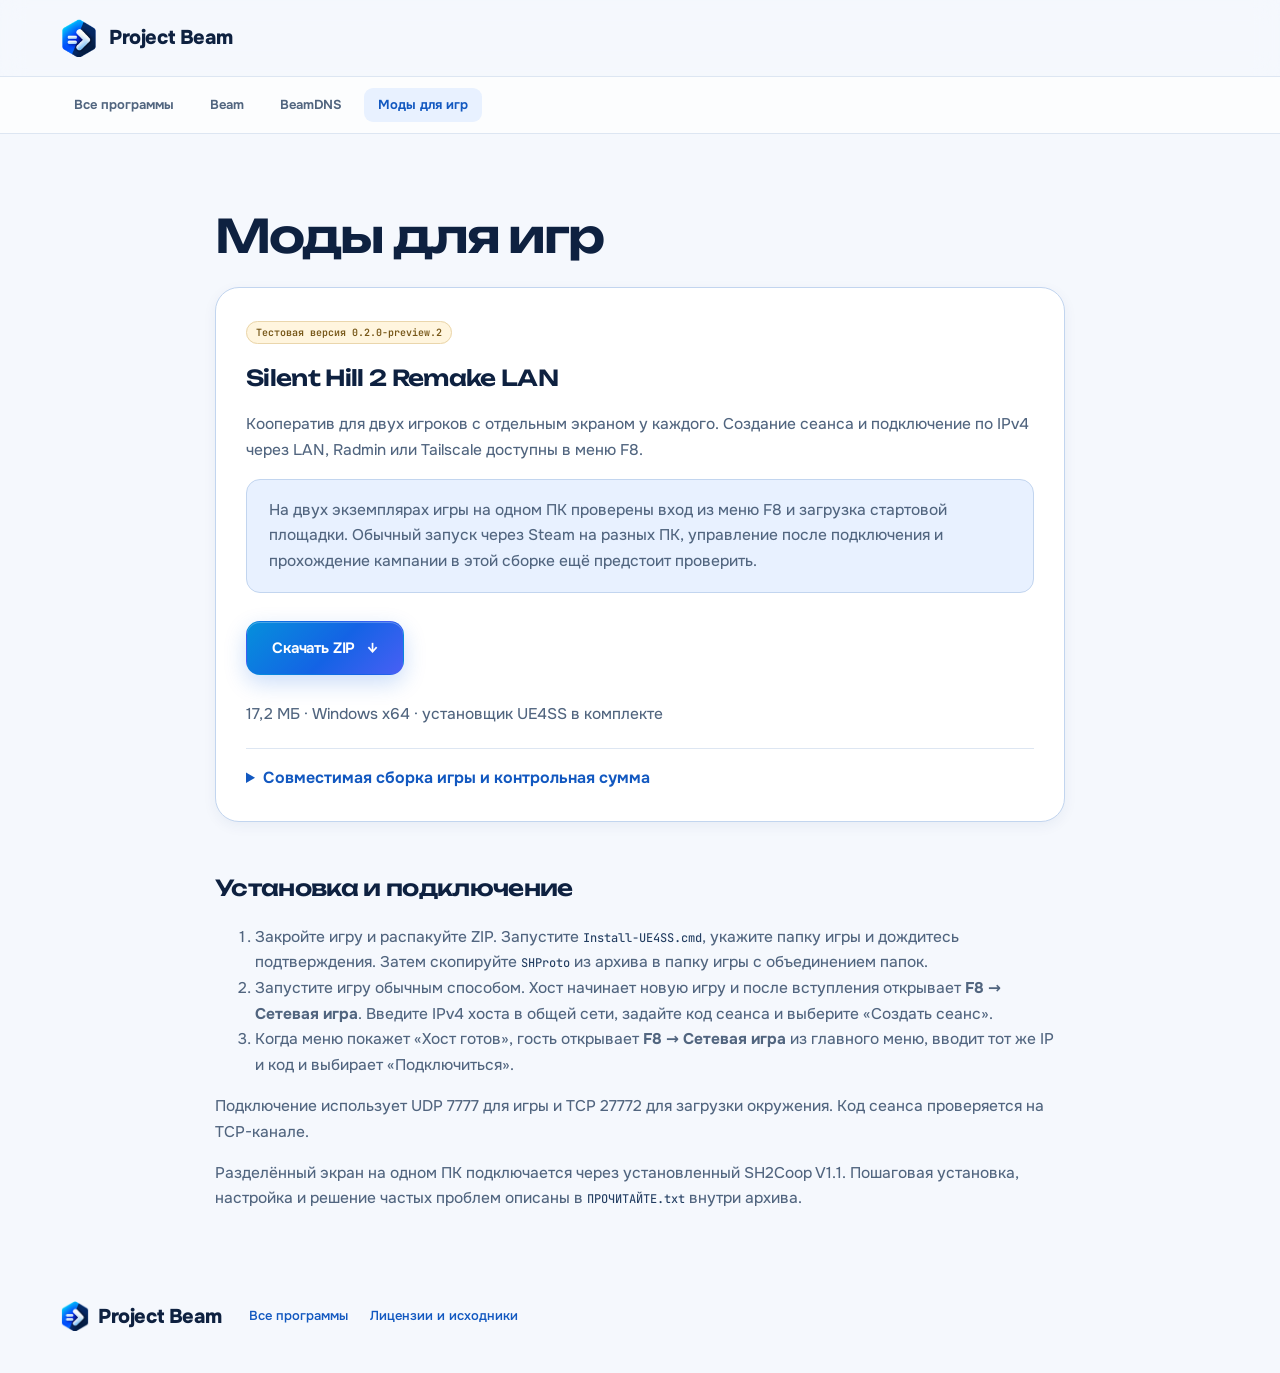
<file: mods.html>
<!doctype html>
<html lang="ru">
<head>
  <meta charset="utf-8">
  <meta name="viewport" content="width=device-width,initial-scale=1">
  <meta name="color-scheme" content="light dark">
  <title>Моды для игр | Project Beam</title>
  <meta name="description" content="Silent Hill 2 Remake LAN с меню F8. Тестовая сборка для двух игроков, установка в папку игры и подключение по IP.">
  <link rel="icon" href="assets/beam.png">
  <link rel="stylesheet" href="assets/site.css?v=20261029-stable240">
  <link rel="stylesheet" href="assets/project.css?v=mods-010">
</head>
<body>
  <a class="skip-link" href="#main">Перейти к содержимому</a>
  <header class="header">
    <div class="container nav">
      <a class="brand" href="./" aria-label="Project Beam — главная"><img src="assets/beam.png" alt="" width="38" height="38"><span>Project Beam</span></a>
    </div>
  </header>
  <div class="product-bar">
    <nav class="container product-nav" aria-label="Разделы Project Beam">
      <a href="./#products">Все программы</a>
      <a href="beam.html">Beam</a>
      <a href="beamdns.html">BeamDNS</a>
      <a href="mods.html" aria-current="page">Моды для игр</a>
    </nav>
  </div>
  <main class="container source-page" id="main">
    <h1>Моды для игр</h1>
    <article class="mods-release" aria-labelledby="sh2-title">
      <span class="release-badge beta">Тестовая версия 0.2.0-preview.2</span>
      <h2 id="sh2-title">Silent Hill 2 Remake LAN</h2>
      <p>Кооператив для двух игроков с отдельным экраном у каждого. Создание сеанса и подключение по IPv4 через LAN, Radmin или Tailscale доступны в меню F8.</p>
      <p class="notice">На двух экземплярах игры на одном ПК проверены вход из меню F8 и загрузка стартовой площадки. Обычный запуск через Steam на разных ПК, управление после подключения и прохождение кампании в этой сборке ещё предстоит проверить.</p>
      <a class="button primary" href="https://github.com/JughoDorf/beam-site/releases/download/sh2-lan-v0.2.0-preview.2/SH2-LAN-0.2.0-preview.2.zip">Скачать ZIP <span aria-hidden="true">↓</span></a>
      <p>17,2 МБ · Windows x64 · установщик UE4SS в комплекте</p>
      <details class="mods-checksums">
        <summary>Совместимая сборка игры и контрольная сумма</summary>
        <p>В комплекте UE4SS 3.0.1 d935b5b. У обоих игроков контрольная сумма файла <code>SHProto-Win64-Shipping.exe</code> должна совпадать со значением ниже.</p>
        <p><code>c21ae87cdd186ca22760ad7aa66973eaac2a4d9a4e437a3b42daaab08eb729bc</code></p>
        <p>SHA-256 архива мода</p>
        <p><code>2b874502d12f5baea146188bffe95663fcc8e0817e5f562a86ec22254f040f55</code></p>
        <p><a href="https://github.com/JughoDorf/beam-site/releases/tag/sh2-lan-v0.2.0-preview.2">Страница релиза на GitHub</a></p>
      </details>
    </article>
    <section aria-labelledby="install-title">
      <h2 id="install-title">Установка и подключение</h2>
      <ol>
        <li>Закройте игру и распакуйте ZIP. Запустите <code>Install-UE4SS.cmd</code>, укажите папку игры и дождитесь подтверждения. Затем скопируйте <code>SHProto</code> из архива в папку игры с объединением папок.</li>
        <li>Запустите игру обычным способом. Хост начинает новую игру и после вступления открывает <strong>F8 → Сетевая игра</strong>. Введите IPv4 хоста в общей сети, задайте код сеанса и выберите «Создать сеанс».</li>
        <li>Когда меню покажет «Хост готов», гость открывает <strong>F8 → Сетевая игра</strong> из главного меню, вводит тот же IP и код и выбирает «Подключиться».</li>
      </ol>
      <p>Подключение использует UDP 7777 для игры и TCP 27772 для загрузки окружения. Код сеанса проверяется на TCP-канале.</p>
      <p>Разделённый экран на одном ПК подключается через установленный SH2Coop V1.1. Пошаговая установка, настройка и решение частых проблем описаны в <code>ПРОЧИТАЙТЕ.txt</code> внутри архива.</p>
    </section>
  </main>
  <footer class="container footer">
    <a class="brand" href="./"><img src="assets/beam.png" alt="" width="30" height="30"><span>Project Beam</span></a>
    <div class="footer-links"><a href="./#products">Все программы</a><a href="sources.html">Лицензии и исходники</a></div>
  </footer>
</body>
</html>
</file>
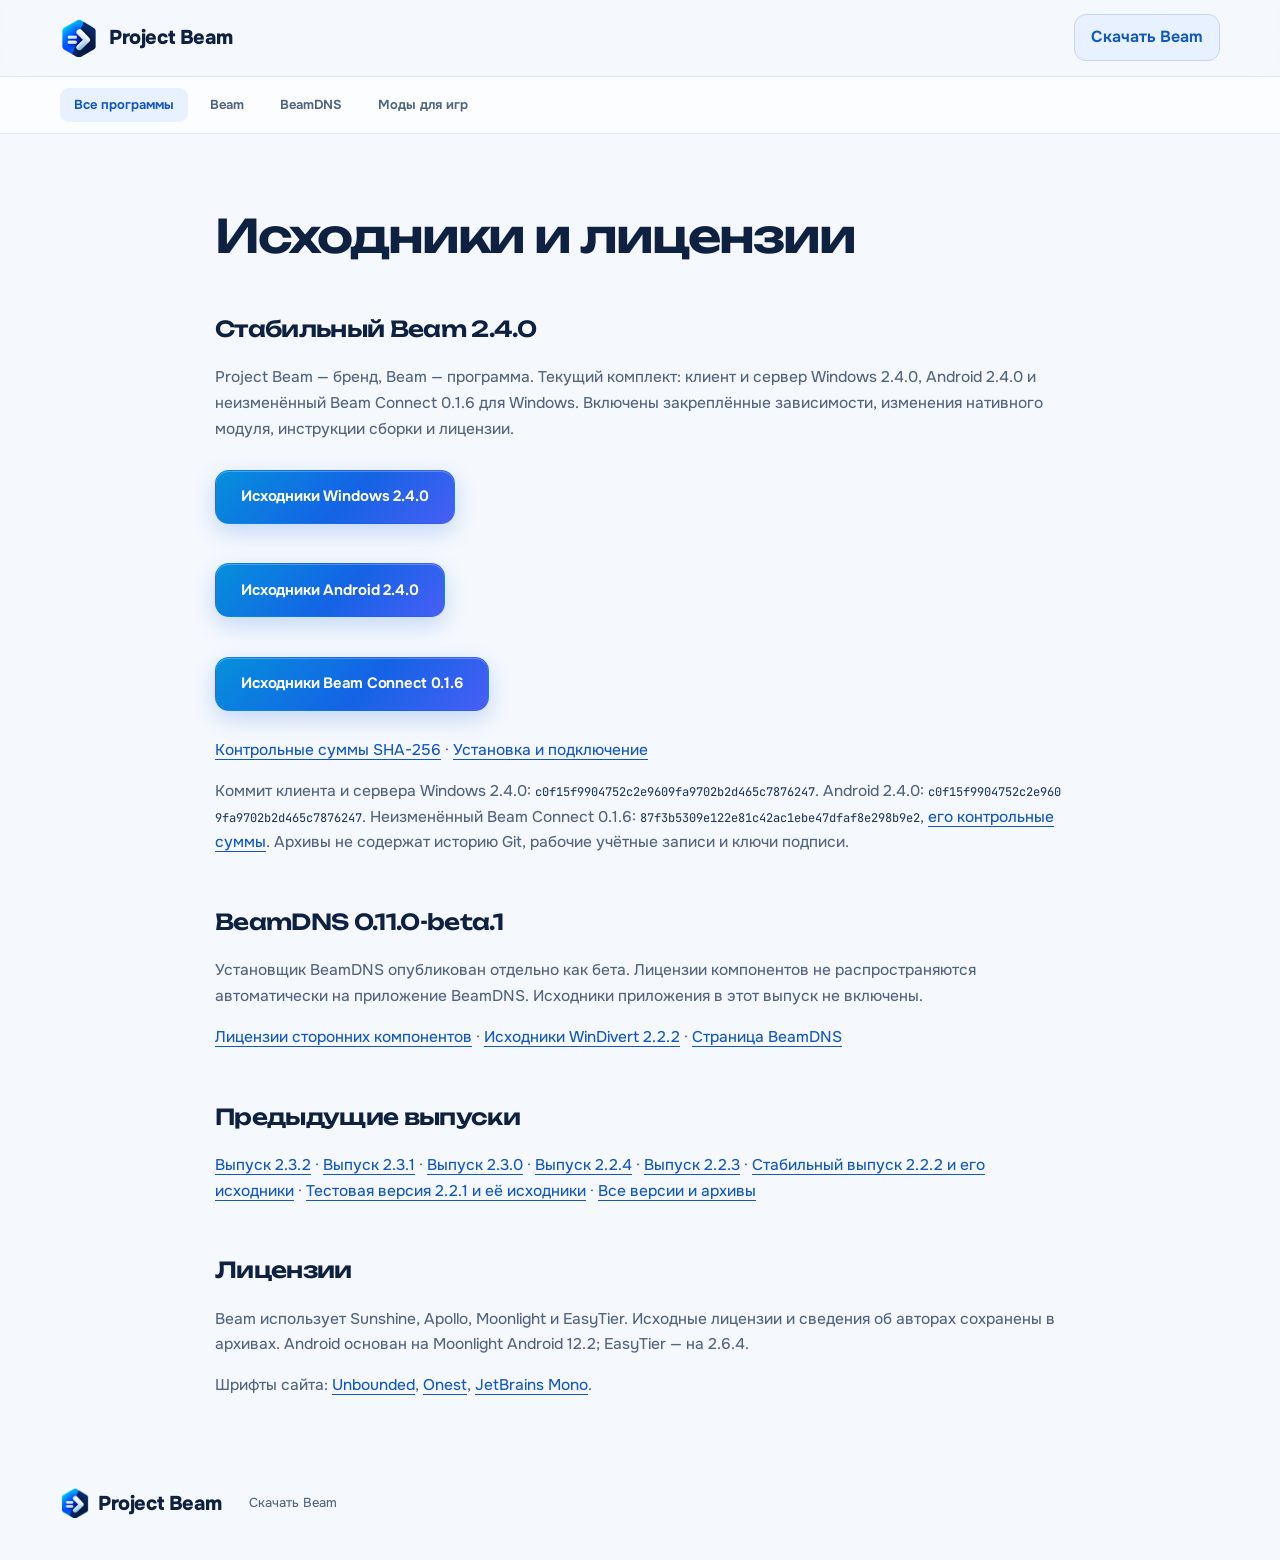
<file: sources.html>
<!doctype html><html lang="ru"><head><meta charset="utf-8"><meta name="viewport" content="width=device-width,initial-scale=1"><meta name="color-scheme" content="light dark"><title>Исходники Beam | Project Beam</title><link rel="icon" href="assets/beam.png"><link rel="stylesheet" href="assets/site.css?v=20261029-stable240"><link rel="stylesheet" href="assets/project.css?v=mods-010"></head><body>
<header class="header"><div class="container nav"><a class="brand" href="./"><img src="assets/beam.png" alt="" width="38" height="38"><span>Project Beam</span></a><a class="nav-download" href="beam.html#beam-installer">Скачать Beam</a></div></header><div class="product-bar"><nav class="container product-nav" aria-label="Разделы Project Beam"><a href="./#products" aria-current="page">Все программы</a><a href="beam.html">Beam</a><a href="beamdns.html">BeamDNS</a><a href="mods.html">Моды для игр</a></nav></div>
<main class="container source-page"><span id="easytier"></span><h1>Исходники и лицензии</h1><h2>Стабильный Beam 2.4.0</h2><p>Project Beam — бренд, Beam — программа. Текущий комплект: клиент и сервер Windows 2.4.0, Android 2.4.0 и неизменённый Beam Connect 0.1.6 для Windows. Включены закреплённые зависимости, изменения нативного модуля, инструкции сборки и лицензии.</p>
<p><a class="button primary" href="https://github.com/JughoDorf/beam-site/releases/download/v2.4.0/Beam-Windows-2.4.0-source.tar.gz">Исходники Windows 2.4.0</a></p>
<p><a class="button primary" href="https://github.com/JughoDorf/beam-site/releases/download/v2.4.0/Beam-Android-2.4.0-source.tar.gz">Исходники Android 2.4.0</a></p>
<p><a class="button primary" href="https://github.com/JughoDorf/beam-site/releases/download/v2.2.3/BeamConnect-0.1.6-source.tar.gz">Исходники Beam Connect 0.1.6</a></p><p><a href="https://github.com/JughoDorf/beam-site/releases/download/v2.4.0/SHA256SUMS.txt">Контрольные суммы SHA-256</a> · <a href="https://github.com/JughoDorf/beam-site/releases/download/v2.4.0/INSTALL-BEAM-ru.md">Установка и подключение</a></p><p>Коммит клиента и сервера Windows 2.4.0: <code>c0f15f9904752c2e9609fa9702b2d465c7876247</code>. Android 2.4.0: <code>c0f15f9904752c2e9609fa9702b2d465c7876247</code>. Неизменённый Beam Connect 0.1.6: <code>87f3b5309e122e81c42ac1ebe47dfaf8e298b9e2</code>, <a href="https://github.com/JughoDorf/beam-site/releases/download/v2.2.3/SHA256SUMS.txt">его контрольные суммы</a>. Архивы не содержат историю Git, рабочие учётные записи и ключи подписи.</p>
<h2 id="beamdns">BeamDNS 0.11.0-beta.1</h2><p>Установщик BeamDNS опубликован отдельно как бета. Лицензии компонентов не распространяются автоматически на приложение BeamDNS. Исходники приложения в этот выпуск не включены.</p><p><a href="https://github.com/JughoDorf/beam-site/releases/download/beamdns-v0.11.0-beta.1/THIRD-PARTY-NOTICES.txt">Лицензии сторонних компонентов</a> · <a href="https://github.com/JughoDorf/beam-site/releases/download/beamdns-v0.11.0-beta.1/WinDivert-2.2.2-source.tar.gz">Исходники WinDivert 2.2.2</a> · <a href="beamdns.html">Страница BeamDNS</a></p><h2>Предыдущие выпуски</h2><p><a href="https://github.com/JughoDorf/beam-site/releases/tag/v2.3.2">Выпуск 2.3.2</a> · <a href="https://github.com/JughoDorf/beam-site/releases/tag/v2.3.1">Выпуск 2.3.1</a> · <a href="https://github.com/JughoDorf/beam-site/releases/tag/v2.3.0">Выпуск 2.3.0</a> · <a href="https://github.com/JughoDorf/beam-site/releases/tag/v2.2.4">Выпуск 2.2.4</a> · <a href="https://github.com/JughoDorf/beam-site/releases/tag/v2.2.3">Выпуск 2.2.3</a> · <a href="https://github.com/JughoDorf/beam-site/releases/tag/v2.2.2">Стабильный выпуск 2.2.2 и его исходники</a> · <a href="https://github.com/JughoDorf/beam-site/releases/tag/v2.2.1-preview">Тестовая версия 2.2.1 и её исходники</a> · <a href="https://github.com/JughoDorf/beam-site/releases">Все версии и архивы</a></p>
<h2>Лицензии</h2><p>Beam использует Sunshine, Apollo, Moonlight и EasyTier. Исходные лицензии и сведения об авторах сохранены в архивах. Android основан на Moonlight Android 12.2; EasyTier — на 2.6.4.</p><p>Шрифты сайта: <a href="assets/fonts/Unbounded-OFL.txt">Unbounded</a>, <a href="assets/fonts/Onest-OFL.txt">Onest</a>, <a href="assets/fonts/JetBrainsMono-OFL.txt">JetBrains Mono</a>.</p></main>
<footer class="container footer"><a class="brand" href="./"><img src="assets/beam.png" alt="" width="30" height="30"><span>Project Beam</span></a><a href="beam.html#beam-installer">Скачать Beam</a></footer></body></html>
</file>
<file: assets/site.css>
@charset "UTF-8";
/* Beam site. Fonts: Unbounded, Onest, JetBrains Mono (SIL OFL 1.1, see assets/fonts). Light and dark follow the system. */
@font-face{font-family:"Unbounded";font-style:normal;font-display:swap;font-weight:200 900;src:url(fonts/unbounded-cyrillic-wght-normal.woff2) format("woff2-variations");unicode-range:U+0301,U+0400-045F,U+0490-0491,U+04B0-04B1,U+2116}
@font-face{font-family:"Unbounded";font-style:normal;font-display:swap;font-weight:200 900;src:url(fonts/unbounded-latin-wght-normal.woff2) format("woff2-variations");unicode-range:U+0000-00FF,U+0131,U+0152-0153,U+02BB-02BC,U+02C6,U+02DA,U+02DC,U+0304,U+0308,U+0329,U+2000-206F,U+20AC,U+2122,U+2191,U+2193,U+2212,U+2215,U+FEFF,U+FFFD}
@font-face{font-family:"Onest";font-style:normal;font-display:swap;font-weight:100 900;src:url(fonts/onest-cyrillic-wght-normal.woff2) format("woff2-variations");unicode-range:U+0301,U+0400-045F,U+0490-0491,U+04B0-04B1,U+2116}
@font-face{font-family:"Onest";font-style:normal;font-display:swap;font-weight:100 900;src:url(fonts/onest-latin-wght-normal.woff2) format("woff2-variations");unicode-range:U+0000-00FF,U+0131,U+0152-0153,U+02BB-02BC,U+02C6,U+02DA,U+02DC,U+0304,U+0308,U+0329,U+2000-206F,U+20AC,U+2122,U+2191,U+2193,U+2212,U+2215,U+FEFF,U+FFFD}
@font-face{font-family:"JetBrains Mono";font-style:normal;font-display:swap;font-weight:100 800;src:url(fonts/jetbrains-mono-cyrillic-wght-normal.woff2) format("woff2-variations");unicode-range:U+0301,U+0400-045F,U+0490-0491,U+04B0-04B1,U+2116}
@font-face{font-family:"JetBrains Mono";font-style:normal;font-display:swap;font-weight:100 800;src:url(fonts/jetbrains-mono-latin-wght-normal.woff2) format("woff2-variations");unicode-range:U+0000-00FF,U+0131,U+0152-0153,U+02BB-02BC,U+02C6,U+02DA,U+02DC,U+0304,U+0308,U+0329,U+2000-206F,U+20AC,U+2122,U+2191,U+2193,U+2212,U+2215,U+FEFF,U+FFFD}

:root{
  color-scheme:light dark;
  --font-display:"Unbounded","Onest","Segoe UI Variable","Segoe UI",system-ui,sans-serif;
  --font-body:"Onest","Segoe UI Variable","Segoe UI",system-ui,sans-serif;
  --font-mono:"JetBrains Mono",ui-monospace,Consolas,monospace;
  --bg:#f5f8fd;--bg-2:#ecf2fb;--surface:#fff;--surface-2:#f3f7fe;--glass:rgba(255,255,255,.72);
  --line:#dde6f2;--line-strong:#c2d5ef;--text:#0e2140;--text-2:#223d61;--muted:#51657f;
  --accent:#1463e5;--accent-2:#00a0d8;--accent-3:#6b5cff;--accent-ink:#1258c0;--accent-soft:#e8f1ff;--on-accent:#fff;
  --good:#0f8f63;--good-soft:#e1f5ec;--good-line:#bfe6d5;--warn-ink:#765617;--warn-soft:#fff5de;--warn-line:#ead6ac;
  --shadow-sm:0 4px 14px rgba(25,58,112,.06);--shadow:0 18px 44px rgba(25,58,112,.11);--shadow-lg:0 30px 70px rgba(25,58,112,.16);
  --glow:rgba(20,99,229,.22);--spot:rgba(20,99,229,.09);
  --aurora-1:rgba(0,160,216,.22);--aurora-2:rgba(20,99,229,.18);--aurora-3:rgba(107,92,255,.13);
  --hex:rgba(20,99,229,.07);--screen-a:#cfeaff;--screen-b:#e4effe;--device:#fff;--device-line:#bfd1e8;
  --radius:22px;--ease-out:cubic-bezier(.16,1,.3,1);--header-h:76px;
}
@media(prefers-color-scheme:dark){:root{
  --bg:#050a17;--bg-2:#081125;--surface:#0b162d;--surface-2:#0f1d3a;--glass:rgba(10,20,42,.66);
  --line:#18284a;--line-strong:#27406f;--text:#ebf2ff;--text-2:#cddcf5;--muted:#93a7c7;
  --accent:#4a8bff;--accent-2:#2fd0ff;--accent-3:#8f7bff;--accent-ink:#86b6ff;--accent-soft:rgba(74,139,255,.14);--on-accent:#fff;
  --good:#45dfa0;--good-soft:rgba(69,223,160,.10);--good-line:rgba(69,223,160,.28);--warn-ink:#f4d18d;--warn-soft:rgba(244,193,94,.08);--warn-line:rgba(244,193,94,.28);
  --shadow-sm:0 4px 16px rgba(0,0,0,.30);--shadow:0 20px 50px rgba(0,0,0,.45);--shadow-lg:0 34px 80px rgba(0,0,0,.55);
  --glow:rgba(47,208,255,.30);--spot:rgba(47,208,255,.10);
  --aurora-1:rgba(47,208,255,.20);--aurora-2:rgba(46,104,255,.24);--aurora-3:rgba(143,123,255,.18);
  --hex:rgba(110,170,255,.06);--screen-a:#0f2b55;--screen-b:#0a1a36;--device:#0c1830;--device-line:#25406e;
}}

*{box-sizing:border-box}
html{scroll-behavior:smooth;scroll-padding-top:calc(var(--header-h) + 16px);interpolate-size:allow-keywords}
body{margin:0;min-height:100vh;background:var(--bg);color:var(--text);font-family:var(--font-body);font-size:16px;font-weight:450;line-height:1.65;-webkit-font-smoothing:antialiased;text-rendering:optimizeLegibility;overflow-x:clip}
h1,h2,h3{font-family:var(--font-display);font-weight:600;color:var(--text);text-wrap:balance}
p{text-wrap:pretty}
a{color:inherit;text-decoration:none}
button,select{font:inherit}
a,select,summary{-webkit-tap-highlight-color:transparent}
a:focus-visible,select:focus-visible,summary:focus-visible{outline:3px solid var(--accent);outline-offset:4px;border-radius:6px}
::selection{background:var(--accent);color:#fff}
.container{width:min(1160px,calc(100% - 80px));margin-inline:auto}
.icon{width:22px;height:22px;fill:none;stroke:currentColor;stroke-width:1.9;stroke-linecap:round;stroke-linejoin:round;flex-shrink:0}
.icon-definitions{position:absolute;width:0;height:0;overflow:hidden}
.visually-hidden,.skip-link:not(:focus){position:absolute;width:1px;height:1px;padding:0;margin:-1px;overflow:hidden;clip:rect(0,0,0,0);white-space:nowrap;border:0}
.skip-link:focus{position:fixed;top:8px;left:8px;z-index:99;background:var(--accent);color:#fff;padding:12px 20px;border-radius:10px}

/* Living background: soft aurora and a faint hexagon lattice from the Beam logo. Transform-only motion. */
.aurora{position:fixed;inset:0;z-index:-2;pointer-events:none;overflow:hidden}
.aurora i{position:absolute;display:block;border-radius:50%;will-change:transform}
.aurora i:nth-child(1){width:62vmax;height:62vmax;left:48%;top:-30vmax;background:radial-gradient(closest-side,var(--aurora-1),transparent);animation:drift-a 26s ease-in-out infinite alternate}
.aurora i:nth-child(2){width:56vmax;height:56vmax;left:-22vmax;top:18vh;background:radial-gradient(closest-side,var(--aurora-2),transparent);animation:drift-b 32s ease-in-out infinite alternate}
.aurora i:nth-child(3){width:46vmax;height:46vmax;right:-16vmax;bottom:-24vmax;background:radial-gradient(closest-side,var(--aurora-3),transparent);animation:drift-c 38s ease-in-out infinite alternate}
.aurora:after{content:"";position:absolute;inset:0;background-image:url("data:image/svg+xml,%3Csvg xmlns='http://www.w3.org/2000/svg' width='56' height='97' viewBox='0 0 56 97'%3E%3Cpath d='M28 0 56 16v32L28 64 0 48V16zM28 64v33M0 97V80M56 97V80' fill='none' stroke='%234a8bff' stroke-width='1'/%3E%3C/svg%3E");background-size:56px 97px;opacity:.35;mask-image:radial-gradient(ellipse 70% 55% at 75% 0%,#000 0%,transparent 70%);-webkit-mask-image:radial-gradient(ellipse 70% 55% at 75% 0%,#000 0%,transparent 70%)}
@media(prefers-color-scheme:dark){.aurora:after{opacity:.22}}
@keyframes drift-a{to{transform:translate3d(-9vmax,7vmax,0) scale(1.12)}}
@keyframes drift-b{to{transform:translate3d(10vmax,-6vmax,0) scale(.92)}}
@keyframes drift-c{to{transform:translate3d(-8vmax,-9vmax,0) scale(1.08)}}

/* Reading progress, CSS scroll-driven where supported. */
.scroll-progress{position:fixed;top:0;left:0;right:0;height:3px;z-index:30;transform-origin:0 50%;transform:scaleX(0);background:linear-gradient(90deg,var(--accent-2),var(--accent),var(--accent-3));pointer-events:none;display:none}
@supports (animation-timeline:scroll()){.scroll-progress{display:block;animation:progress linear both;animation-timeline:scroll(root)}}
@keyframes progress{to{transform:scaleX(1)}}

/* Header */
.header{position:sticky;top:0;z-index:20;height:var(--header-h);border-bottom:1px solid transparent;background:color-mix(in srgb,var(--bg) 55%,transparent);-webkit-backdrop-filter:blur(12px);backdrop-filter:blur(12px);transition:background .3s,border-color .3s,box-shadow .3s}
.header.scrolled{background:var(--glass);border-bottom-color:var(--line);box-shadow:var(--shadow-sm);-webkit-backdrop-filter:saturate(1.6) blur(16px);backdrop-filter:saturate(1.6) blur(16px)}
.nav{height:100%;display:flex;align-items:center;justify-content:space-between;gap:32px}
.brand{display:inline-flex;align-items:center;gap:11px;font-family:var(--font-display);font-size:24px;font-weight:700;letter-spacing:-.04em;color:var(--text)}
.brand img{object-fit:contain;transition:transform .6s var(--ease-out)}
.brand:hover img{transform:rotate(60deg) scale(1.05)}
.nav nav{display:flex;align-items:center;gap:28px;font-size:14px;font-weight:550}
.nav-secondary{position:relative;color:var(--muted);transition:color .2s}
.nav-secondary:after{content:"";position:absolute;left:0;right:0;bottom:-6px;height:2px;border-radius:2px;background:linear-gradient(90deg,var(--accent-2),var(--accent));transform:scaleX(0);transform-origin:left;transition:transform .35s var(--ease-out)}
.nav-secondary:hover{color:var(--text)}
.nav-secondary:hover:after{transform:scaleX(1)}
.nav-download{display:flex;gap:9px;align-items:center;color:var(--accent-ink);background:var(--accent-soft);border:1px solid var(--line-strong);padding:9px 16px;border-radius:12px;font-weight:650;transition:background .2s,border-color .2s,transform .2s}
.nav-download .icon{width:17px;height:17px}
.nav-download:hover{border-color:var(--accent);transform:translateY(-1px)}

/* Hero */
.hero{display:grid;grid-template-columns:1fr 1.03fr;gap:28px;align-items:center;min-height:640px;padding-top:44px;padding-bottom:70px}
.eyebrow{display:inline-flex;align-items:center;gap:9px;color:var(--accent-ink);background:var(--accent-soft);border:1px solid var(--line-strong);border-radius:30px;padding:7px 13px;font-family:var(--font-mono);font-size:11px;font-weight:600;letter-spacing:.06em;text-transform:uppercase;margin-bottom:26px}
.live-dot{position:relative;display:inline-block;width:7px;height:7px;border-radius:50%;background:var(--good);flex-shrink:0}
.live-dot:after{content:"";position:absolute;inset:0;border-radius:50%;background:var(--good);animation:ping 2.2s cubic-bezier(0,0,.2,1) infinite}
@keyframes ping{75%,100%{transform:scale(2.8);opacity:0}}
.hero h1{font-size:clamp(34px,4.1vw,54px);font-weight:600;line-height:1.08;letter-spacing:-.045em;margin:0 0 26px}
.hero h1 .line{display:block;overflow:hidden;padding-bottom:.1em;margin-bottom:-.1em}
.hero h1 .line>span{display:inline-block;animation:line-up 1s var(--ease-out) both}
.hero h1 .line:nth-child(2)>span{animation-delay:.12s}
@keyframes line-up{from{transform:translateY(105%);opacity:0}to{transform:none;opacity:1}}
.gradient-text{background:linear-gradient(100deg,var(--accent-2),var(--accent) 40%,var(--accent-3) 65%,var(--accent-2));background-size:240% 100%;-webkit-background-clip:text;background-clip:text;color:transparent;animation:gradient-pan 7s linear infinite}
@keyframes gradient-pan{to{background-position:-240% 0}}
.hero-description{font-size:18px;max-width:460px;line-height:1.75;color:var(--muted);margin:0 0 32px}
.hero-copy{min-width:0}
.hero-actions{display:flex;flex-wrap:wrap;align-items:center;gap:16px 26px}
.hero-copy>*{animation:rise .9s var(--ease-out) both}
.hero-copy>.eyebrow{animation-delay:0s}.hero-copy>h1{animation:none}.hero-copy>.hero-description{animation-delay:.28s}
.hero-copy>.hero-actions{animation-delay:.38s}.hero-copy>.hero-platforms{animation-delay:.48s}.hero-copy>.latest-update{animation-delay:.56s}
@keyframes rise{from{opacity:0;transform:translateY(18px)}to{opacity:1;transform:none}}

/* Buttons */
.button{position:relative;overflow:hidden;isolation:isolate;display:inline-flex;align-items:center;justify-content:center;gap:12px;min-height:54px;padding:13px 25px;border-radius:14px;font-size:15px;font-weight:650;letter-spacing:-.01em;white-space:nowrap;transition:transform .25s var(--ease-out),box-shadow .25s,background-color .25s,border-color .25s}
.button:after{content:"";position:absolute;inset:0;z-index:-1;background:linear-gradient(105deg,transparent 30%,rgba(255,255,255,.38) 50%,transparent 70%);transform:translateX(-120%);transition:transform .75s var(--ease-out)}
.button:hover:after{transform:translateX(120%)}
.primary{background:linear-gradient(135deg,var(--accent-2) -20%,var(--accent) 55%,var(--accent-3) 130%);color:var(--on-accent);border:1px solid transparent;box-shadow:0 8px 22px var(--glow),inset 0 1px 0 rgba(255,255,255,.25)}
.primary:hover{transform:translateY(-2px);box-shadow:0 14px 32px var(--glow),inset 0 1px 0 rgba(255,255,255,.3)}
.primary:active{transform:translateY(0)}
.button .icon{width:20px;height:20px;transition:transform .3s var(--ease-out)}
.button:hover .icon{transform:translateX(3px)}
.download-button:hover .icon{transform:translateY(2px)}
.secondary{background:var(--surface);color:var(--accent-ink);border:1px solid var(--line-strong);box-shadow:var(--shadow-sm);flex-shrink:0}
.secondary:hover{border-color:var(--accent);transform:translateY(-2px)}
.secondary:after{background:linear-gradient(105deg,transparent 30%,var(--spot) 50%,transparent 70%)}
.text-link{display:inline-flex;align-items:center;gap:8px;color:var(--text-2);font-size:14px;font-weight:600}
.text-link .icon{width:16px;height:16px;transition:transform .3s var(--ease-out)}
.text-link:hover{color:var(--accent-ink)}
.text-link:hover .icon{transform:translateX(4px)}

.hero-platforms{display:flex;flex-wrap:wrap;align-items:center;gap:9px;margin-top:28px;color:var(--muted);font-size:13px;font-weight:550}
.hero-platforms .icon{width:16px;height:16px}
.separator{width:1px;height:13px;background:var(--line-strong);margin:0 7px}
.latest-update{display:inline-flex;align-items:center;gap:9px;flex-wrap:wrap;margin-top:22px;color:var(--muted);font-size:13px;padding:6px 12px 6px 6px;border:1px solid var(--line);border-radius:30px;background:var(--glass);transition:border-color .2s,transform .2s}
.latest-update strong{color:var(--accent-ink);font-weight:650}
.latest-update .update-tag{padding:3px 9px;border-radius:20px;background:var(--good-soft);border:1px solid var(--good-line);color:var(--good);font-family:var(--font-mono);font-size:10px;font-weight:700}
.latest-update:hover{border-color:var(--line-strong);transform:translateY(-1px)}

/* Hero illustration */
.hero-visual{position:relative;height:430px;isolation:isolate;animation:rise 1.1s .15s var(--ease-out) both}
.visual-glow{position:absolute;inset:-60px 0;background:radial-gradient(ellipse at 52% 42%,var(--glow),transparent 62%);z-index:-2;animation:breathe 7s ease-in-out infinite}
@keyframes breathe{50%{opacity:.6;transform:scale(.96)}}
/* Rotating orbits live in a clipped layer: a turning box must never widen the page. */
.orbits{position:absolute;left:-100px;right:-8px;top:-100px;bottom:0;overflow:hidden;z-index:-1;pointer-events:none}
.orbit{position:absolute;width:min(465px,calc(100% - 108px));aspect-ratio:1;border:1px solid var(--line-strong);border-radius:50%;top:77px;left:100px;opacity:.55}
.orbit-two{width:min(590px,calc(100% - 108px));top:13px;border-style:dashed;animation:spin 90s linear infinite}
.orbit-one:before{content:"";position:absolute;top:50%;left:-4px;width:8px;height:8px;border-radius:50%;background:var(--accent-2);box-shadow:0 0 14px var(--accent-2)}
.orbit-one{animation:spin 24s linear infinite reverse}
@keyframes spin{to{transform:rotate(360deg)}}
.desktop-demo{position:absolute;inset:44px 2px auto 0;height:294px;border-radius:16px 16px 9px 9px;overflow:hidden;border:1px solid var(--device-line);background:var(--device);box-shadow:var(--shadow-lg);transform:perspective(1200px) rotateY(-8deg) rotateX(4deg);transition:transform .8s var(--ease-out)}
.hero-visual:hover .desktop-demo{transform:perspective(1200px) rotateY(-4deg) rotateX(2deg)}
.demo-titlebar{height:38px;display:flex;align-items:center;gap:14px;padding:0 15px;font-size:11px;font-weight:650;color:var(--text-2);background:var(--device);border-bottom:1px solid var(--line)}
.window-dots{display:flex;gap:5px}
.window-dots i{display:block;width:7px;height:7px;background:var(--line-strong);border-radius:50%}
.window-dots i:first-child{background:#ff8f8a}.window-dots i:nth-child(2){background:#f1c96b}.window-dots i:last-child{background:#5fd3a5}
.demo-connected{display:flex;align-items:center;gap:6px;margin-left:auto;font-family:var(--font-mono);font-size:9px;color:var(--muted)}
.demo-connected .live-dot{width:5px;height:5px}
.demo-screen{height:255px;position:relative;overflow:hidden;background:radial-gradient(ellipse at 65% 25%,var(--screen-a),var(--screen-b) 70%)}
.screen-grid{position:absolute;inset:0;background-image:linear-gradient(var(--hex) 1px,transparent 1px),linear-gradient(90deg,var(--hex) 1px,transparent 1px);background-size:26px 26px;mask-image:linear-gradient(to bottom,#000,transparent);-webkit-mask-image:linear-gradient(to bottom,#000,transparent)}
.screen-ray{position:absolute;width:380px;height:270px;transform:rotate(-30deg);background:linear-gradient(130deg,rgba(76,143,245,.22),transparent 65%);left:65px;top:-80px;animation:sweep 9s ease-in-out infinite}
.ray-two{left:260px;top:45px;background:linear-gradient(130deg,rgba(0,181,215,.16),transparent 65%);animation-delay:-4.5s}
@keyframes sweep{50%{transform:rotate(-30deg) translateX(-60px)}}
.screen-logo{position:absolute;left:50%;top:29px;transform:translateX(-50%);filter:drop-shadow(0 14px 26px var(--glow));animation:logo-float 6s ease-in-out infinite}
@keyframes logo-float{50%{transform:translateX(-50%) translateY(-6px)}}
.demo-overlay{position:absolute;top:15px;right:14px;width:40px;height:40px;border-radius:9px;display:grid;place-items:center;background:rgba(24,32,48,.55);opacity:.85}
.screen-bottom{position:absolute;bottom:19px;left:22px;right:22px;display:flex;align-items:center;gap:11px}
.screen-bottom>.icon{color:var(--accent);width:25px;height:25px}
.screen-bottom strong,.screen-bottom span{display:block}
.screen-bottom strong{font-size:12px;font-weight:650;color:var(--text)}
.screen-bottom div>span{font-size:9px;color:var(--muted);margin-top:2px}
.screen-bottom>.mode-pill{font-family:var(--font-mono);font-size:8px;font-weight:600;color:var(--accent-ink);border:1px solid var(--line-strong);background:var(--glass);border-radius:6px;padding:5px 7px;margin-left:auto}
.desktop-foot{position:absolute;left:-15px;right:-5px;top:342px;height:12px;border-radius:2px 2px 12px 12px;background:linear-gradient(var(--line),var(--line-strong));box-shadow:0 18px 24px rgba(20,50,100,.14)}
.desktop-foot:after{content:"";position:absolute;left:42%;right:42%;top:0;height:4px;border-radius:0 0 5px 5px;background:var(--device-line)}
/* The beam: a glowing link from the desktop to the phone with packets moving along it. */
.beam-link{position:absolute;inset:0;width:100%;height:100%;z-index:1;overflow:visible;pointer-events:none}
.beam-link path{fill:none;vector-effect:non-scaling-stroke;stroke-linecap:round}
.beam-glow{stroke:url(#beam-gradient);stroke-width:7;opacity:.28;filter:blur(3px)}
.beam-core{stroke:url(#beam-gradient);stroke-width:2;opacity:.85;stroke-dasharray:100;stroke-dashoffset:100;animation:beam-draw 1.6s .7s var(--ease-out) forwards}
.beam-packets{stroke:#fff;stroke-width:4.5;stroke-dasharray:.3 3.0333;animation:packets 1.6s linear infinite;filter:drop-shadow(0 0 4px var(--accent-2))}
@keyframes beam-draw{to{stroke-dashoffset:0}}
@keyframes packets{to{stroke-dashoffset:-10}}
.phone-demo{position:absolute;z-index:2;right:-8px;bottom:0;width:123px;height:222px;border-radius:23px;padding:31px 16px 15px;display:flex;align-items:flex-start;flex-direction:column;background:linear-gradient(140deg,var(--device),var(--surface-2));border:3px solid var(--device-line);box-shadow:-10px 18px 40px rgba(20,50,100,.22);transform:rotate(7deg);animation:phone-float 6s ease-in-out infinite}
.phone-camera{position:absolute;top:10px;left:43%;width:18px;height:5px;border-radius:5px;background:var(--device-line)}
.phone-demo>img{width:43px;height:43px;margin-bottom:12px;filter:drop-shadow(0 6px 12px var(--glow))}
.phone-demo>strong{font-family:var(--font-display);font-size:12.5px;font-weight:600;letter-spacing:-.02em;line-height:1.4;color:var(--text)}
.phone-screen{display:flex;align-items:center;gap:6px;font-family:var(--font-mono);font-size:9px;font-weight:600;color:var(--muted);border-top:1px solid var(--line);margin-top:auto;padding-top:14px;width:100%}
.phone-screen .live-dot{width:5px;height:5px}
@keyframes phone-float{0%,100%{transform:translateY(0) rotate(7deg)}50%{transform:translateY(-8px) rotate(6deg)}}
.connection-chip{position:absolute;z-index:3;top:1px;left:35px;display:flex;align-items:center;gap:11px;padding:12px 17px;border:1px solid var(--line);background:var(--glass);-webkit-backdrop-filter:blur(12px);backdrop-filter:blur(12px);border-radius:14px;box-shadow:var(--shadow);color:var(--muted);font-size:10.5px;line-height:1.6;animation:chip-float 7s ease-in-out infinite}
.connection-chip strong{color:var(--text);font-weight:650}
@keyframes chip-float{50%{transform:translateY(5px)}}
.visual-caption{position:absolute;bottom:0;left:5px;color:var(--muted);font-family:var(--font-mono);font-size:10px;letter-spacing:.02em}

/* Value strip */
.value-strip{display:flex;align-items:center;justify-content:space-between;gap:15px;border:1px solid var(--line);border-radius:18px;background:var(--glass);-webkit-backdrop-filter:blur(10px);backdrop-filter:blur(10px);padding:20px 26px;color:var(--text-2);font-size:13.5px;font-weight:550;box-shadow:var(--shadow-sm)}
.value-strip span{display:inline-flex;align-items:center;gap:10px}
.value-strip .icon{color:var(--good);width:17px;height:17px}

/* Sections */
.section{padding-block:104px}
.section-heading{display:flex;justify-content:space-between;align-items:flex-end;gap:40px;margin-bottom:42px}
.section-kicker{display:inline-flex;align-items:center;gap:10px;color:var(--accent-ink);font-family:var(--font-mono);font-size:11px;font-weight:600;letter-spacing:.1em;text-transform:uppercase;margin-bottom:16px}
.section-kicker:before{content:"";width:22px;height:2px;border-radius:2px;background:linear-gradient(90deg,var(--accent-2),var(--accent))}
.section-heading h2,.faq-section h2,.closing h2{font-size:clamp(28px,3vw,38px);line-height:1.2;letter-spacing:-.04em;font-weight:600;margin:0}
.section-heading>p{color:var(--muted);font-size:15px;max-width:360px;line-height:1.8;margin:0 0 3px}

/* Cards with a pointer-following spotlight (variables set by site.js). */
.feature,.download-card,.closing{--mx:50%;--my:0%}
.feature:before,.download-card:before{content:"";position:absolute;inset:0;z-index:-1;border-radius:inherit;pointer-events:none;background:radial-gradient(420px circle at var(--mx) var(--my),var(--spot),transparent 45%);opacity:0;transition:opacity .35s}
.feature:hover:before,.download-card:hover:before{opacity:1}
.feature-grid{display:grid;grid-template-columns:repeat(3,1fr);gap:20px}
.feature{position:relative;isolation:isolate;border:1px solid var(--line);border-radius:var(--radius);background:var(--surface);padding:30px 26px;box-shadow:var(--shadow-sm);transition:transform .4s var(--ease-out),box-shadow .4s,border-color .4s}
.feature:hover{transform:translateY(-6px);border-color:var(--line-strong);box-shadow:var(--shadow)}
.feature-icon{position:relative;display:grid;place-items:center;width:48px;height:48px;border-radius:14px;background:var(--accent-soft);color:var(--accent);margin-bottom:26px;transition:transform .5s var(--ease-out)}
.feature:hover .feature-icon{transform:rotate(-8deg) scale(1.08)}
.feature-icon .icon{width:23px;height:23px}
.feature-number{position:absolute;top:30px;right:25px;font-family:var(--font-mono);font-size:12px;font-weight:600;color:var(--muted);opacity:.75}
.feature h3,.setup-grid h3{font-size:17px;line-height:1.35;letter-spacing:-.03em;font-weight:600;margin:0 0 12px}
.feature p,.setup-grid p{font-size:14.5px;line-height:1.8;color:var(--muted);margin:0;max-width:330px}

/* Downloads */
.download-section{position:relative;padding-block:92px;background:linear-gradient(180deg,transparent,var(--bg-2) 18%,var(--bg-2) 82%,transparent)}
.download-grid{display:grid;grid-template-columns:repeat(3,1fr);gap:18px;align-items:stretch}
.download-card{display:flex;flex-direction:column;min-width:0;position:relative;isolation:isolate;border:1px solid var(--line);background:var(--surface);padding:26px 23px 20px;border-radius:var(--radius);box-shadow:var(--shadow-sm);transition:transform .4s var(--ease-out),box-shadow .4s,border-color .4s}
.download-card:hover{transform:translateY(-6px);box-shadow:var(--shadow);border-color:var(--line-strong)}
.download-card.featured{border-color:transparent;background:linear-gradient(var(--surface),var(--surface)) padding-box,linear-gradient(140deg,var(--accent-2),var(--accent) 45%,var(--accent-3)) border-box;border:1.5px solid transparent;box-shadow:0 14px 40px var(--glow)}
.download-card.featured:hover{border-color:transparent;box-shadow:0 20px 50px var(--glow)}
.card-top{display:flex;align-items:center;justify-content:space-between;gap:8px;margin-bottom:26px}
.platform-icon{display:grid;place-items:center;width:46px;height:46px;background:var(--accent-soft);border:1px solid var(--line-strong);border-radius:14px;color:var(--accent);transition:transform .5s var(--ease-out)}
.download-card:hover .platform-icon{transform:translateY(-2px) rotate(-6deg)}
.platform-icon .icon{width:23px;height:23px}
.release-badge{font-family:var(--font-mono);font-size:10px;font-weight:600;color:var(--good);background:var(--good-soft);padding:4px 9px;border:1px solid var(--good-line);border-radius:20px;white-space:nowrap}
.release-badge.new{color:var(--accent-ink);border-color:var(--line-strong);background:var(--accent-soft)}
.release-badge.beta{color:var(--warn-ink);border-color:var(--warn-line);background:var(--warn-soft)}
.download-card h3{font-size:20px;line-height:1.3;letter-spacing:-.04em;font-weight:600;margin:0 0 13px}
.card-description{font-size:14.5px;color:var(--muted);line-height:1.75;margin:0 0 20px;min-height:50px}
.compatibility{height:39px;color:var(--muted);font-size:12.5px;font-weight:500;display:flex;align-items:center;border-top:1px solid var(--line)}
.version-row{display:flex;align-items:center;justify-content:space-between;gap:8px;font-family:var(--font-mono);font-size:12px;color:var(--muted);margin:19px 0 20px}
.version-row>strong{color:var(--text);font-size:17px;font-weight:700;letter-spacing:-.02em}
.version-row small{display:block;font-family:var(--font-body);font-size:10.5px;color:var(--muted);font-weight:500;margin-top:2px;letter-spacing:0}
.android-card .version-row{margin-top:12px;margin-bottom:13px}
.download-button{width:100%;font-size:14px;min-height:50px;padding-inline:10px;margin-top:auto}
.download-button .icon{width:18px;height:18px}
.card-links{display:flex;justify-content:space-between;gap:10px;font-size:12px;font-weight:550;color:var(--accent-ink);margin-top:15px}
.card-links a{text-underline-offset:4px}
.card-links a:hover{text-decoration:underline}
select{width:100%;height:40px;appearance:none;-webkit-appearance:none;background:var(--surface-2) url("data:image/svg+xml,%3Csvg xmlns='http://www.w3.org/2000/svg' width='12' height='8' viewBox='0 0 12 8'%3E%3Cpath d='m1 1.5 5 5 5-5' fill='none' stroke='%237a8fae' stroke-width='1.6' stroke-linecap='round' stroke-linejoin='round'/%3E%3C/svg%3E") no-repeat right 12px center;border:1px solid var(--line-strong);border-radius:10px;color:var(--text-2);padding:0 34px 0 11px;font-size:12px;font-weight:550;cursor:pointer;min-width:0;transition:border-color .2s}
select:hover{border-color:var(--accent)}
.download-footnote{display:flex;align-items:center;justify-content:center;gap:10px;color:var(--muted);font-size:13px;margin-top:26px;text-align:center}
.download-footnote .icon{width:17px;height:17px;color:var(--good)}
.noscript-note{font-size:11px;color:var(--muted);margin-bottom:0}

/* Setup steps with a connecting line */
.setup-grid{position:relative;display:grid;grid-template-columns:repeat(3,1fr);gap:48px;list-style:none;padding:0;margin:0}
.setup-grid:before{content:"";position:absolute;top:21px;left:44px;right:calc(33.3% - 4px);height:2px;background:linear-gradient(90deg,var(--accent-2),var(--accent),transparent);opacity:.35}
.step-number{position:relative;display:grid;place-items:center;color:var(--on-accent);width:44px;height:44px;background:linear-gradient(135deg,var(--accent-2),var(--accent));border-radius:14px;font-family:var(--font-display);font-size:16px;font-weight:700;margin-bottom:24px;box-shadow:0 8px 20px var(--glow)}

/* FAQ with smooth opening where ::details-content is supported */
.faq-section{display:grid;grid-template-columns:1fr 1.7fr;gap:65px;padding-bottom:104px}
.faq-section>div>p{font-size:15px;color:var(--muted);margin-top:20px;line-height:1.85}
.faq-list{border-top:1px solid var(--line)}
.faq-list details{border-bottom:1px solid var(--line)}
.faq-list summary{position:relative;list-style:none;font-size:15.5px;font-weight:600;cursor:pointer;padding:22px 44px 22px 0;color:var(--text);transition:color .2s}
.faq-list summary:hover{color:var(--accent-ink)}
.faq-list summary::-webkit-details-marker{display:none}
.faq-list summary:before,.faq-list summary:after{content:"";position:absolute;right:8px;top:50%;width:14px;height:2px;border-radius:2px;background:var(--accent);transition:transform .35s var(--ease-out)}
.faq-list summary:after{transform:rotate(90deg)}
.faq-list details[open] summary:after{transform:rotate(180deg)}
.faq-list details[open] summary:before{transform:rotate(180deg)}
.faq-list p{font-size:14.5px;color:var(--muted);line-height:1.85;margin:0;padding-bottom:24px}
details::details-content{block-size:0;overflow:hidden;transition:block-size .4s var(--ease-out),content-visibility .4s allow-discrete}
details[open]::details-content{block-size:auto}

/* Closing call to action */
.closing{position:relative;overflow:hidden;isolation:isolate;display:flex;align-items:center;justify-content:space-between;gap:35px;border:1px solid var(--line-strong);border-radius:28px;background:var(--surface);padding:50px 52px;margin-bottom:76px;box-shadow:var(--shadow)}
.closing:before{content:"";position:absolute;inset:0;z-index:-1;background:radial-gradient(600px circle at var(--mx) var(--my),var(--spot),transparent 55%),radial-gradient(ellipse at 100% 0,var(--glow),transparent 60%)}
.closing:after{content:"";position:absolute;z-index:-1;width:420px;height:420px;right:-120px;top:-210px;border-radius:50%;border:1px dashed var(--line-strong);animation:spin 60s linear infinite}
.closing h2{font-size:clamp(24px,2.6vw,31px);letter-spacing:-.04em}
.closing p{font-size:15px;margin:15px 0 0;color:var(--muted)}
.closing .button{flex-shrink:0}

/* Footer */
.footer{display:flex;align-items:center;gap:28px;padding:0 0 40px;font-size:13px;color:var(--muted)}
.footer .brand{font-size:19px;gap:8px}
.footer-description{margin-right:auto}
.footer-links{display:flex;align-items:center;gap:22px;color:var(--accent-ink);font-weight:550}
.footer-links>a{display:flex;align-items:center;gap:4px}
.footer-links a:hover{text-decoration:underline;text-underline-offset:4px}
.footer-links .icon{width:14px;height:14px}

/* Sources page */
.source-page{max-width:850px;padding-block:72px}
.source-page h1{font-size:clamp(32px,4vw,46px);font-weight:600;line-height:1.15;letter-spacing:-.045em;margin:4px 0 24px}
.source-page h2{font-size:22px;font-weight:600;letter-spacing:-.03em;margin-top:48px}
.source-page p,.source-page li{color:var(--muted);font-size:15.5px}
.source-page a:not(.button){color:var(--accent-ink);text-decoration:underline;text-underline-offset:4px}
.source-page .button{margin:12px 12px 12px 0}
.source-page code{word-break:break-all;color:var(--text-2);font-family:var(--font-mono);font-size:12px}
.source-page .notice{padding:18px 22px;border:1px solid var(--line-strong);border-radius:14px;background:var(--accent-soft)}

/* Preview (EasyTier) section */
.preview-section{padding-top:0;padding-bottom:56px}
.preview-notice{display:flex;align-items:flex-start;gap:16px;background:var(--warn-soft);border:1px solid var(--warn-line);border-radius:16px;padding:17px 20px;margin-bottom:24px}
.preview-notice p{margin:0;color:var(--warn-ink);font-size:14px;line-height:1.75}
.preview-notice .release-badge{margin-top:3px;flex-shrink:0}
.preview-notice a,.preview-links a,.inline-link{color:var(--accent-ink);text-decoration:underline;text-underline-offset:4px}
.preview-notice a{color:inherit}
.preview-section .compatibility{height:auto;min-height:39px}
.main-download-grid{grid-template-columns:minmax(0,1.35fr) minmax(0,1fr)}
.main-installer{padding:32px 30px 26px}
.main-installer h3{font-size:28px}
.installer-label{display:block;color:var(--accent-ink);font-size:12px;font-weight:700;letter-spacing:.04em;margin-bottom:10px}
.separate-installers .download-grid{max-width:none;margin-top:20px}
.separate-installers .card-description{font-size:13.5px}
.module-download{display:flex;align-items:center;justify-content:space-between;gap:24px;padding:23px 26px;border:1px solid var(--line-strong);border-radius:18px;background:var(--accent-soft);margin-top:22px}
.module-download strong{display:block;font-size:16px;font-weight:650;color:var(--text)}
.module-download p{font-size:13.5px;color:var(--muted);margin:5px 0 0}
.preview-guide{margin-top:22px;border:1px solid var(--line);border-radius:16px;background:var(--surface);box-shadow:var(--shadow-sm);transition:border-color .2s}
.preview-guide:hover,.preview-guide[open]{border-color:var(--line-strong)}
.preview-guide summary{position:relative;list-style:none;cursor:pointer;padding:18px 50px 18px 22px;font-size:15px;font-weight:650;color:var(--text)}
.preview-guide summary::-webkit-details-marker{display:none}
.preview-guide summary:after{content:"";position:absolute;right:22px;top:50%;width:8px;height:8px;margin-top:-6px;border-right:2px solid var(--accent);border-bottom:2px solid var(--accent);transform:rotate(45deg);transition:transform .35s var(--ease-out)}
.preview-guide[open] summary:after{transform:rotate(225deg);margin-top:-2px}
.preview-guide-content{padding:0 22px 20px;font-size:14.5px;line-height:1.85;color:var(--muted)}
.preview-guide-content p{margin:0 0 16px}
.preview-guide-content ol{padding-left:22px;margin:0 0 16px}
.preview-guide-content li{padding-left:4px;margin-bottom:12px}
.preview-guide-content li::marker{color:var(--accent);font-family:var(--font-mono);font-weight:600}
.preview-guide-content strong{color:var(--text)}
.preview-links{display:flex;flex-wrap:wrap;gap:10px 25px;margin-top:22px;font-size:13.5px;font-weight:550}

/* Scroll reveal: only blocks below the first screen are hidden, and only after site.js runs. */
.reveal-pending{opacity:0;transform:translateY(28px) scale(.985)}
.reveal-visible{animation:reveal .8s var(--reveal-delay,0s) var(--ease-out) both}
@keyframes reveal{from{opacity:0;transform:translateY(28px) scale(.985)}to{opacity:1;transform:none}}

@media(min-width:1400px){.hero{gap:65px}.hero-visual{margin-left:20px}}
@media(max-width:1050px){
 .container{width:calc(100% - 56px)}.hero{min-height:600px;gap:23px}.hero h1{font-size:clamp(30px,4.4vw,46px)}.hero-description{font-size:16px}.hero-visual{height:400px}
 .desktop-demo{top:56px;height:263px}.demo-screen{height:225px}.screen-logo{width:118px;height:118px}.desktop-foot{top:323px}.phone-demo{width:105px;height:190px;right:-2px}.phone-demo>strong{font-size:11px}.connection-chip{left:14px;top:9px}
 .hero-actions{gap:18px}.button{padding-inline:19px}.download-card{padding:23px 17px 18px}.download-card h3{font-size:18px}.download-button{font-size:12.5px;padding-inline:7px}
 .value-strip{font-size:12px;gap:10px;padding-inline:19px}.feature-grid{gap:16px}.feature{padding:25px 20px}.feature h3{font-size:16px}.section-heading>p{max-width:285px}
 .footer-description{display:none}.footer-links{margin-left:auto}.closing{padding:38px}.setup-grid{gap:30px}
}
@media(max-width:760px){
 :root{--header-h:64px}
 .container{width:calc(100% - 40px)}.nav{gap:15px}.nav nav{gap:0}.nav-secondary{display:none}.nav-download{font-size:12px;padding:8px 12px}.brand{font-size:20px;gap:8px}.brand img{width:31px;height:31px}
 .hero{grid-template-columns:1fr;gap:18px;padding-top:30px;padding-bottom:37px;min-height:auto}.hero-copy{max-width:560px}.hero h1{font-size:clamp(28px,8vw,46px);letter-spacing:-.04em}.eyebrow{font-size:10px;margin-bottom:21px}
 .hero-description{font-size:15.5px;max-width:440px;line-height:1.8;margin-bottom:26px}.hero-actions{gap:22px}.hero .button{min-height:50px;font-size:14px;padding-inline:20px}.text-link{font-size:13px}.hero-platforms{margin-top:22px}
 .latest-update{font-size:12px;margin-top:18px;gap:7px}.hero-visual{width:min(490px,calc(100% - 14px));margin:15px auto 0;height:350px}.desktop-demo{height:252px;top:38px}.demo-screen{height:214px}.desktop-foot{top:294px}
 .phone-demo{width:105px;height:178px;padding-top:27px;bottom:0;right:12px}.phone-demo>img{width:36px;height:36px;margin-bottom:9px}.phone-demo>strong{font-size:11px}.phone-screen{padding-top:9px}
 .connection-chip{top:0;left:21px;font-size:9.5px;padding:8px 12px}.visual-caption{bottom:3px;font-size:9px}.visual-glow{inset:-30px 0}.orbit{width:min(310px,calc(100% - 108px));top:115px}.orbit-two{width:min(370px,calc(100% - 108px));top:84px}
 .value-strip{display:grid;grid-template-columns:1fr 1fr;justify-content:start;font-size:11.5px;padding:18px 15px;gap:14px 12px;border-radius:16px}.value-strip span{gap:7px}.value-strip .icon{width:14px;height:14px}
 .section{padding-block:68px}.section-heading{display:block;margin-bottom:30px}.section-heading h2,.faq-section h2{font-size:clamp(24px,6.6vw,31px)}.section-heading>p{font-size:14.5px;margin-top:18px;max-width:440px}.section-kicker{font-size:10px;margin-bottom:12px}
 .feature-grid{grid-template-columns:1fr;gap:15px}.feature{padding:23px 20px;display:grid;grid-template-columns:44px 1fr;column-gap:18px}.feature-icon{grid-row:1/3;margin:0;width:44px;height:44px}.feature h3{font-size:16px;margin-bottom:8px;padding-right:18px}.feature p{font-size:14px;max-width:unset;grid-column:2}.feature-number{top:24px;right:18px;font-size:10px}
 .download-section{padding-block:68px}.download-grid{grid-template-columns:1fr;gap:16px;max-width:480px;margin-inline:auto}.download-card{padding:24px;border-radius:20px}.download-card h3{font-size:21px}.card-top{margin-bottom:21px}.card-description{font-size:14.5px;min-height:0;max-width:340px;margin-bottom:18px}
 .main-download-grid{max-width:540px}
 .version-row{font-size:12px}.download-button{font-size:14px}.card-links{font-size:12px}.download-footnote{align-items:flex-start;font-size:12px;line-height:1.8;text-align:left;margin-top:21px;max-width:480px;margin-inline:auto}.download-footnote .icon{margin-top:3px}
 .setup-grid{grid-template-columns:1fr;gap:30px}.setup-grid:before{top:22px;bottom:22px;left:21px;right:auto;width:2px;height:auto;background:linear-gradient(180deg,var(--accent-2),var(--accent),transparent)}.setup-grid li{display:grid;grid-template-columns:44px 1fr;gap:0 20px}.step-number{grid-row:1/3;margin:0}.setup-grid p{grid-column:2;max-width:none;font-size:14px}.setup-grid h3{font-size:16px;margin-bottom:8px}
 .faq-section{grid-template-columns:1fr;gap:22px;padding-bottom:66px}.faq-section>div>p{display:none}.faq-list summary{font-size:14.5px;padding-block:19px}.faq-list p{font-size:14px}
 .closing{display:block;padding:30px 23px;margin-bottom:46px;border-radius:22px}.closing p{font-size:14px;margin-top:13px}.closing .button{margin-top:23px;font-size:14px}
 .footer{flex-wrap:wrap;gap:18px;padding-bottom:28px}.footer-links{margin-left:auto;gap:16px;font-size:12px}.source-page{padding-block:45px}.source-page p,.source-page li{font-size:14.5px}.source-page .button{font-size:13px;width:100%;margin-right:0;white-space:normal}
 .preview-notice{flex-direction:column;gap:9px;padding:17px}.preview-notice .release-badge{margin-top:0}
 .module-download{flex-direction:column;align-items:stretch;gap:17px;padding:22px}.module-download .button{white-space:normal;font-size:13px}
 .preview-guide summary{padding:17px 46px 17px 17px;font-size:14px}.preview-guide summary:after{right:18px}.preview-guide-content{padding-inline:17px;font-size:14px}
 .preview-links{font-size:12.5px;gap:10px 20px}
}
@media(max-width:360px){
 .container{width:calc(100% - 28px)}.nav-download{padding:8px 10px;white-space:nowrap}.nav-download .icon{display:none}.hero h1{font-size:27px}.hero-actions{gap:12px}.hero .button{padding-inline:15px;font-size:13px}.text-link{font-size:12px;white-space:nowrap}.hero-visual{height:318px}.desktop-demo{height:225px}.demo-screen{height:187px}.desktop-foot{top:267px}
 .screen-logo{width:102px;height:102px;top:19px}.screen-bottom{left:15px;right:15px;gap:8px;bottom:13px}.screen-bottom strong{font-size:10px}.mode-pill{display:none!important}
 .phone-demo{height:160px;width:94px}.phone-demo>strong{font-size:10px}.phone-screen{padding-top:5px}.visual-caption{max-width:160px}.value-strip{padding-inline:12px;gap:14px 8px;font-size:10.5px}.footer-links{margin-left:0;width:100%}
}
@media(prefers-reduced-motion:reduce){
 html{scroll-behavior:auto}
 *,*:before,*:after{animation:none!important;transition:none!important}
 .beam-core{stroke-dashoffset:0}
 .reveal-pending{opacity:1;transform:none}
 .primary:hover,.secondary:hover,.feature:hover,.download-card:hover,.button:hover .icon,.text-link:hover .icon,.nav-download:hover,.latest-update:hover{transform:none}
 .hero-visual:hover .desktop-demo{transform:perspective(1200px) rotateY(-8deg) rotateX(4deg)}
}

/* Project Beam is the brand; Beam remains the application name. */
.brand span{font-family:Onest,"Segoe UI",sans-serif;font-size:20px;font-weight:800;letter-spacing:-.4px}
@media(max-width:480px){.brand span{font-size:16px}.nav .brand img{width:30px;height:30px}}
</file>
<file: assets/project.css>
@charset "UTF-8";
/* The shared brand navigation and two independent products. */
.product-bar{border-block:1px solid var(--line);background:var(--glass)}
.product-nav{display:flex;flex-wrap:wrap;align-items:center;gap:8px;min-height:56px;padding-block:8px;font-size:13px;font-weight:650}
.product-nav a{padding:6px 14px;border-radius:9px;color:var(--muted);transition:color .2s,background .2s}
.product-nav a:hover{color:var(--text);background:var(--surface-2)}
.product-nav a[aria-current="page"]{color:var(--accent-ink);background:var(--accent-soft)}
.hub-hero{display:grid;grid-template-columns:1.15fr 1fr;align-items:center;gap:56px;padding-block:70px 66px}
.hub-hero h1,.dns-hero h1{font-size:clamp(32px,4.4vw,56px);line-height:1.15;letter-spacing:-.05em;margin:0 0 24px}
.hub-lead{font-size:18px;line-height:1.8;max-width:520px;margin:0 0 29px;color:var(--muted)}
.hub-art{position:relative;display:flex;flex-direction:column;justify-content:center;min-height:330px;padding:18px 0;isolation:isolate}
.hub-ring{position:absolute;width:320px;aspect-ratio:1;border:1px solid var(--line-strong);border-radius:50%;left:36px;top:12px;z-index:-1;background:radial-gradient(ellipse,var(--accent-soft),transparent 68%)}
.hub-ring:before{content:"";position:absolute;inset:27px;border:1px dashed var(--line-strong);border-radius:50%}
.hub-app{display:flex;align-items:center;gap:18px;position:relative;border:1px solid var(--line-strong);background:var(--glass);border-radius:22px;padding:22px;box-shadow:var(--shadow);max-width:365px;backdrop-filter:blur(14px)}
.hub-app img{flex-shrink:0;object-fit:contain}
.hub-app div{min-width:0}.hub-app strong{display:block;font-family:var(--font-display);font-size:23px;letter-spacing:-.04em}
.hub-app span{font-size:12px;color:var(--muted)}
.hub-app i{width:7px;height:7px;border-radius:50%;background:var(--good);margin-left:auto;flex-shrink:0}
.hub-app-beam{transform:rotate(-4deg);margin-bottom:22px}
.hub-app-dns{margin-left:45px;transform:rotate(3deg)}
.hub-art-label{margin:23px 0 0 45px;font-size:11px;color:var(--muted);font-family:var(--font-mono)}
.product-section{padding-block:30px 74px}
.product-grid{display:grid;grid-template-columns:repeat(2,minmax(0,1fr));gap:24px}
.product-card{position:relative;overflow:hidden;display:flex;flex-direction:column;min-width:0;border:1px solid var(--line-strong);border-radius:26px;background:var(--surface);padding:30px;box-shadow:var(--shadow-sm);transition:transform .3s var(--ease-out),box-shadow .3s}
.product-card:before{content:"";position:absolute;top:0;left:0;right:0;height:3px;background:linear-gradient(90deg,var(--accent-2),var(--accent-3));opacity:.8}
.product-card:hover{transform:translateY(-4px);box-shadow:var(--shadow)}
.product-card-top{display:flex;align-items:center;justify-content:space-between;gap:15px;margin-bottom:24px}
.product-card-top img{object-fit:contain;flex-shrink:0}
.product-category{font-family:var(--font-mono);font-size:11px;letter-spacing:.04em;color:var(--accent-ink)}
.product-card h3{font-size:34px;line-height:1.2;letter-spacing:-.04em;margin:8px 0 17px}
.product-card>p{font-size:16px;color:var(--muted);line-height:1.8;margin:0 0 20px}
.product-points{list-style:none;margin:0 0 27px;padding:0;font-size:13.5px;color:var(--text-2)}
.product-points li{margin:9px 0;padding-left:18px;position:relative}
.product-points li:before{content:"";position:absolute;width:5px;height:5px;left:0;top:.7em;border-radius:50%;background:var(--accent)}
.product-actions{display:flex;align-items:center;gap:16px;flex-wrap:wrap;margin-top:auto}
.product-actions .button{font-size:14px;padding-inline:19px}
.product-actions .text-link{font-size:13px}
.product-version-note{margin-top:17px;color:var(--muted);font-family:var(--font-mono);font-size:10.5px}
.release-badge.beta{color:var(--warn-ink);background:var(--warn-soft);border:1px solid var(--warn-line)}
.project-about{display:grid;grid-template-columns:1fr 1fr;gap:60px;padding-block:46px 66px;border-top:1px solid var(--line)}
.project-about h2{font-size:clamp(24px,3vw,32px);line-height:1.35;letter-spacing:-.04em;margin-top:0}
.project-about p{color:var(--muted);font-size:15px;margin:0 0 18px;line-height:1.9}
.project-compat{font-size:13px;color:var(--muted);padding-bottom:26px}.project-compat a{color:var(--accent-ink);text-decoration:underline;text-underline-offset:4px}
.project-home .footer,.dns-page .footer{border-top:1px solid var(--line);padding-top:30px}
.mods-release{padding:clamp(20px,4vw,30px);border:1px solid var(--line-strong);border-radius:24px;background:var(--surface);box-shadow:var(--shadow-sm)}
.mods-release h2{margin:16px 0 12px}
.mods-checksums{margin-top:20px;padding-top:16px;border-top:1px solid var(--line)}
.mods-checksums summary{cursor:pointer;color:var(--accent-ink);font-weight:650}

/* BeamDNS: related to Beam, with its own calm teal accent. */
.dns-page,.product-dns{--accent:#087b8c;--accent-2:#00a5a2;--accent-3:#3175d8;--accent-ink:#096d80;--accent-soft:#e8f7f7;--glow:rgba(0,150,150,.18);--spot:rgba(0,150,150,.08)}
@media(prefers-color-scheme:dark){.dns-page,.product-dns{--accent:#26b8c7;--accent-2:#36d6bc;--accent-3:#4688ee;--accent-ink:#68ddd4;--accent-soft:rgba(38,184,199,.12);--glow:rgba(38,184,199,.19);--spot:rgba(38,184,199,.10)}}
.dns-download{background:linear-gradient(120deg,#078981,#087b9d 70%,#2b6ed3);color:#fff}
.dns-hero{display:grid;grid-template-columns:1.08fr 1fr;gap:56px;align-items:center;padding-block:64px 52px}
.dns-product-title{display:flex;align-items:center;gap:13px;margin-bottom:29px;font-weight:750;font-size:21px}
.dns-product-title img{object-fit:contain}.dns-product-title .release-badge{font-size:10px;padding:3px 8px}
.dns-hero-meta{display:flex;gap:8px 16px;flex-wrap:wrap;margin-top:22px;color:var(--muted);font-size:11px;font-family:var(--font-mono)}
.dns-flow{position:relative;margin:0;min-width:0;padding:28px;background:var(--surface);border:1px solid var(--line-strong);border-radius:24px;box-shadow:var(--shadow)}
.dns-flow figcaption{font-family:var(--font-display);font-size:15px;font-weight:600;margin:0 0 22px;line-height:1.6}
.flow-query,.flow-rule{display:flex;align-items:center;gap:13px;border:1px solid var(--line);border-radius:14px;background:var(--surface-2);padding:16px;min-width:0}
.flow-query small,.flow-rule small{display:block;color:var(--muted);font-size:10px;margin-bottom:3px}
.flow-query strong,.flow-rule strong{display:block;color:var(--text);font-weight:700;font-size:14px}
.flow-query strong{font-family:var(--font-mono);font-size:13px}
.flow-icon,.flow-step{display:grid;place-items:center;width:34px;height:34px;flex-shrink:0;border-radius:10px;background:var(--accent-soft);color:var(--accent-ink);font-weight:700}
.flow-protocol{margin-left:auto;color:var(--muted);font-size:10px;font-family:var(--font-mono)}
.flow-connector{text-align:center;padding:5px;color:var(--accent-ink)}
.flow-rule{background:var(--accent-soft);border-color:var(--line-strong)}
.flow-rule>span:last-child{margin-left:auto;font-size:25px;color:var(--accent-ink)}
.flow-step{font-size:11px;background:var(--surface)}
.flow-branches{display:grid;grid-template-columns:repeat(3,minmax(0,1fr));gap:9px;margin-top:20px}
.flow-branch{padding:11px 6px;background:var(--surface-2);border:1px solid var(--line);border-radius:12px;text-align:center;position:relative}
.flow-branch:before{content:"";position:absolute;top:-20px;left:50%;height:19px;width:1px;background:var(--line-strong)}
.flow-branch>span{display:block;font-size:23px;color:var(--accent-ink);line-height:1.5}.flow-branch strong{display:block;font-size:10px;font-weight:700}.flow-branch small{display:block;font-size:9px;color:var(--muted);margin-top:4px}
.flow-caption{font-size:11px;color:var(--muted);margin:19px 0 0;line-height:1.8}
.dns-protocols{display:flex;align-items:center;gap:24px;padding:19px 0;border-block:1px solid var(--line);font-family:var(--font-mono);font-size:14px}
.dns-protocols>span{margin-right:auto;font-family:var(--font-body);color:var(--muted);font-size:13px}.dns-protocols strong{font-weight:650;color:var(--accent-ink)}
.dns-feature-grid{display:grid;grid-template-columns:repeat(2,minmax(0,1fr));gap:20px}
.dns-feature{padding:28px;background:var(--surface);border:1px solid var(--line);border-radius:20px}
.dns-feature-number{font-size:10px;font-family:var(--font-mono);font-weight:650;color:var(--accent-ink)}
.dns-feature h3{font-size:19px;line-height:1.5;letter-spacing:-.035em;margin:16px 0 12px}
.dns-feature p{font-size:14px;color:var(--muted);line-height:1.9;margin:0}
.dns-how{display:grid;grid-template-columns:1fr 1fr;gap:48px;align-items:start;padding-block:24px 45px}
.dns-how h2{font-size:clamp(24px,3vw,32px);line-height:1.35;letter-spacing:-.04em;margin:0 0 23px}.dns-how p{font-size:15px;color:var(--muted);line-height:1.9;margin:0}
.dns-boundary{padding:25px 28px;border:1px solid var(--line-strong);border-radius:20px;background:var(--accent-soft)}
.dns-boundary h3{font-size:16px;margin:0 0 16px}.dns-boundary ul{margin:0;padding-left:18px;color:var(--muted);font-size:13px;line-height:1.85}.dns-boundary li+li{margin-top:12px}.dns-boundary li::marker{color:var(--accent)}
.dns-download-section{padding-block:45px 76px}
.dns-download-layout{display:grid;grid-template-columns:1fr 1fr;gap:48px;align-items:start}
.dns-install-card{padding:30px;min-width:0}.dns-install-card h3{font-size:23px;line-height:1.5}.dns-install-card .card-description{min-height:0}.dns-install-card .compatibility{height:auto;padding-block:14px}
.dns-install-card .product-card-top{margin-bottom:20px}.dns-install-card .button{width:100%;font-size:14px}
.dns-signing-note{font-size:11px!important;color:var(--muted)!important;line-height:1.8;margin:20px 0 0!important}
.dns-install-guide{padding:18px 0;min-width:0}.dns-install-guide h3{font-size:20px;line-height:1.5;margin:0 0 27px}
.dns-install-guide ol{margin:0 0 24px;padding:0;list-style:none;counter-reset:install}
.dns-install-guide li{position:relative;padding-left:45px;margin-bottom:25px;counter-increment:install}
.dns-install-guide li:before{content:counter(install);position:absolute;top:0;left:0;display:grid;place-items:center;width:29px;height:29px;border:1px solid var(--line-strong);border-radius:9px;background:var(--accent-soft);color:var(--accent-ink);font-family:var(--font-mono);font-size:11px;font-weight:700}
.dns-install-guide li strong{display:block;font-size:14px;margin-bottom:7px;color:var(--text)}.dns-install-guide li span{display:block;color:var(--muted);font-size:13px;line-height:1.85}
.dns-file-details{margin-top:24px;border-top:1px solid var(--line);padding-top:16px;font-size:12px;color:var(--muted)}.dns-file-details summary{cursor:pointer;color:var(--accent-ink);font-weight:650;padding:5px 0}.dns-file-details code{font-family:var(--font-mono);font-size:10px;overflow-wrap:anywhere;word-break:break-all}
.dns-faq{padding-bottom:56px}.dns-release-links{padding-block:28px 54px;border-top:1px solid var(--line)}
.dns-release-links h2{font-size:17px;margin:0 0 17px}.dns-release-links p{display:flex;flex-wrap:wrap;gap:12px 28px;font-size:12px;color:var(--accent-ink)}.dns-release-links a{text-decoration:underline;text-underline-offset:4px}
@media(max-width:1050px){.hub-hero,.dns-hero{gap:30px}.hub-art{padding:10px 12px}.hub-app{padding:18px;gap:14px}.hub-app img{width:58px;height:58px}.hub-app strong{font-size:20px}.hub-app-dns{margin-left:20px}.hub-ring{left:0;width:270px}.hub-app span{font-size:10px}.hub-art-label{font-size:9px;margin-left:20px}.product-card{padding:25px}.product-card h3{font-size:28px}.product-card>p{font-size:15px}.product-actions{gap:13px}.product-actions .button{font-size:12px;padding-inline:15px}.dns-flow{padding:22px}.flow-branches{gap:6px}.flow-branch strong{font-size:9px}.flow-branch small{font-size:8px}.dns-how,.dns-download-layout{gap:30px}.dns-install-card{padding:24px}.dns-install-card h3{font-size:20px}.project-about{gap:35px}}
@media(max-width:760px){.product-nav{gap:4px;min-height:49px;font-size:12px}.product-nav a{padding:5px 12px}.hub-hero{grid-template-columns:1fr;padding-block:42px 26px;gap:8px}.hub-hero h1,.dns-hero h1{font-size:clamp(30px,8vw,45px);margin-bottom:20px}.hub-lead{font-size:15.5px;margin-bottom:24px}.hub-art{display:none}.product-section{padding-block:37px 45px}.product-grid{grid-template-columns:1fr;max-width:540px;margin-inline:auto;gap:21px}.product-card{padding:25px}.product-card-top{margin-bottom:20px}.product-card-top img{width:55px;height:55px}.product-card h3{font-size:30px}.product-card>p{font-size:14.5px}.product-points{font-size:13px;margin-bottom:22px}.product-actions .button{font-size:13px}.product-version-note{font-size:10px}.product-category{font-size:10px}.project-about{grid-template-columns:1fr;gap:10px;padding-block:34px 32px}.project-about h2{font-size:24px}.project-about p{font-size:14px}.project-compat{font-size:12px}.project-home .footer,.dns-page .footer{padding-top:24px}.project-home .footer-links,.dns-page .footer-links{gap:12px;flex-wrap:wrap;font-size:11px}.dns-hero{grid-template-columns:1fr;padding-block:35px 29px;gap:34px}.dns-product-title{margin-bottom:24px}.dns-product-title img{width:45px;height:45px}.dns-hero .hero-actions{gap:18px}.dns-hero .button{font-size:13px;padding-inline:18px}.dns-hero .text-link{font-size:12px}.dns-flow{width:100%;max-width:470px;margin-inline:auto;padding:23px}.flow-branches{gap:8px}.flow-branch strong{font-size:10px}.flow-branch small{font-size:9px}.dns-protocols{flex-wrap:wrap;justify-content:space-between;gap:10px 20px;font-size:13px}.dns-protocols>span{flex-basis:100%;font-size:12px}.dns-feature-grid{grid-template-columns:1fr;gap:14px}.dns-feature{padding:23px}.dns-feature h3{font-size:17px;margin-top:14px}.dns-feature p{font-size:14px}.dns-how{grid-template-columns:1fr;gap:25px;padding-block:0 24px}.dns-how h2{font-size:25px}.dns-how p{font-size:14px}.dns-boundary{padding:23px}.dns-download-section{padding-block:44px}.dns-download-layout{grid-template-columns:1fr;gap:20px;max-width:540px;margin-inline:auto}.dns-install-card{padding:25px}.dns-install-card h3{font-size:21px}.dns-install-guide{padding:17px 0}.dns-install-guide h3{font-size:19px}.dns-faq{padding-bottom:35px}.dns-release-links{padding-block:25px 30px}.dns-release-links p{gap:13px 20px}}
@media(max-width:360px){.product-card{padding:21px}.product-card-top{gap:10px}.product-card-top .release-badge{font-size:9px}.product-actions{gap:15px}.product-actions .button{font-size:12px;padding-inline:14px}.dns-flow{padding:17px}.dns-flow figcaption{font-size:13px}.flow-query,.flow-rule{padding:12px;gap:10px}.flow-query strong{font-size:11px}.flow-rule strong{font-size:12px}.flow-branch strong{font-size:9px}.flow-branch small{font-size:8px}.dns-install-card{padding:21px}.dns-install-card h3{font-size:18px}.dns-install-card .product-card-top .release-badge{font-size:9px}.dns-hero .hero-actions{gap:13px}.dns-hero .text-link{font-size:11px}}
@media(prefers-reduced-motion:reduce){.product-card:hover{transform:none}}
</file>
